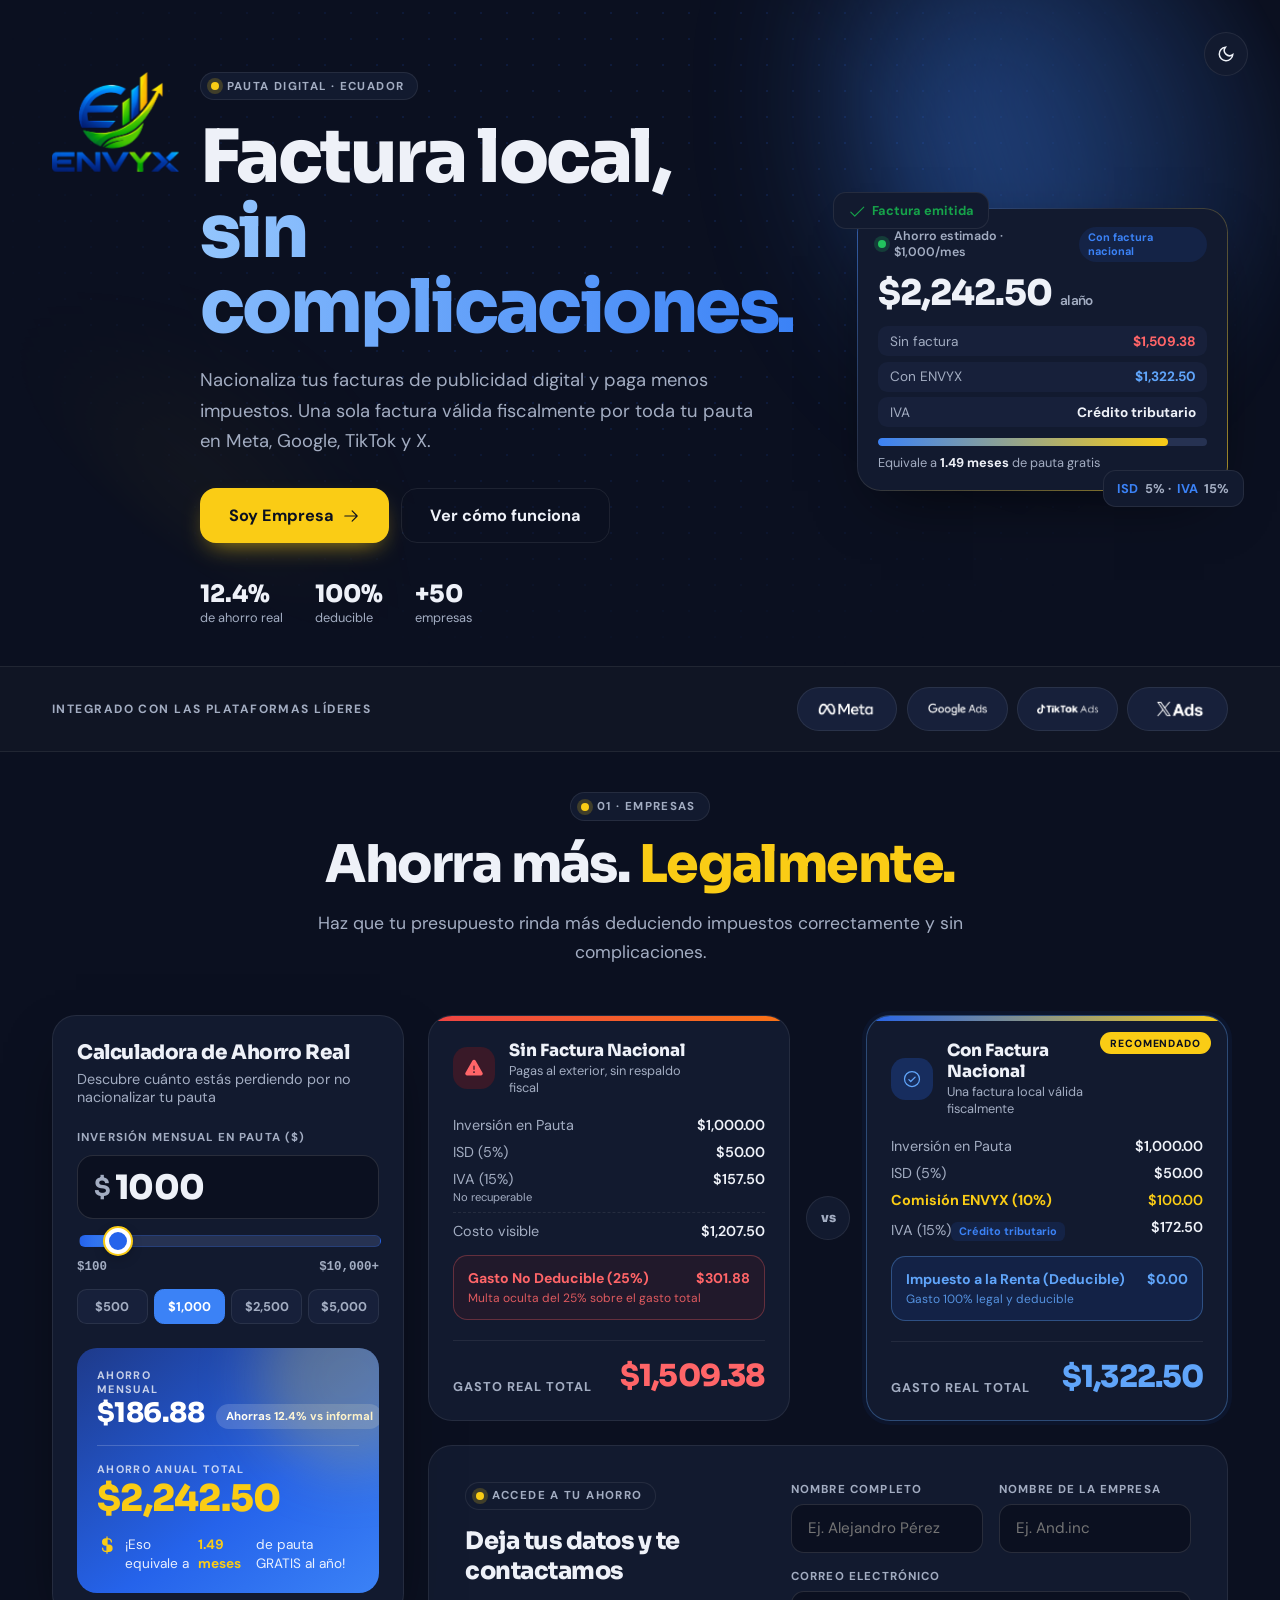
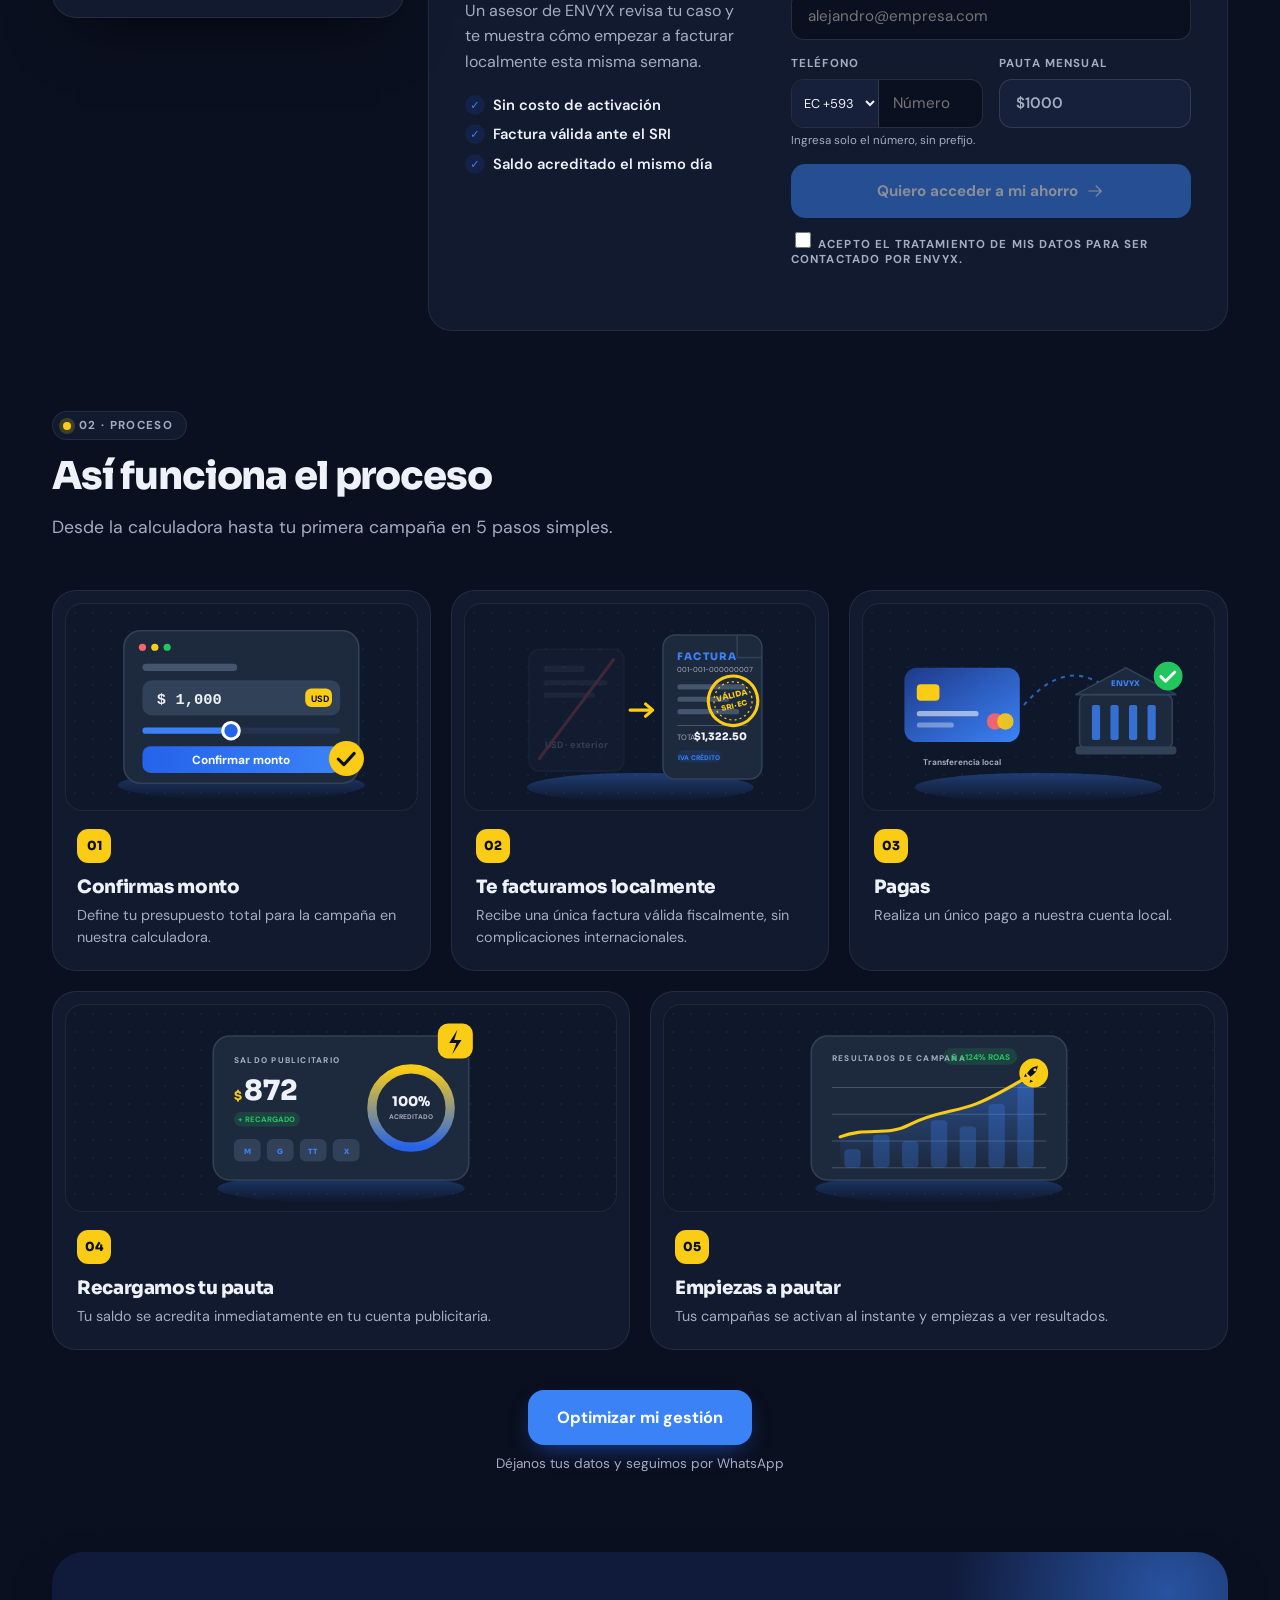
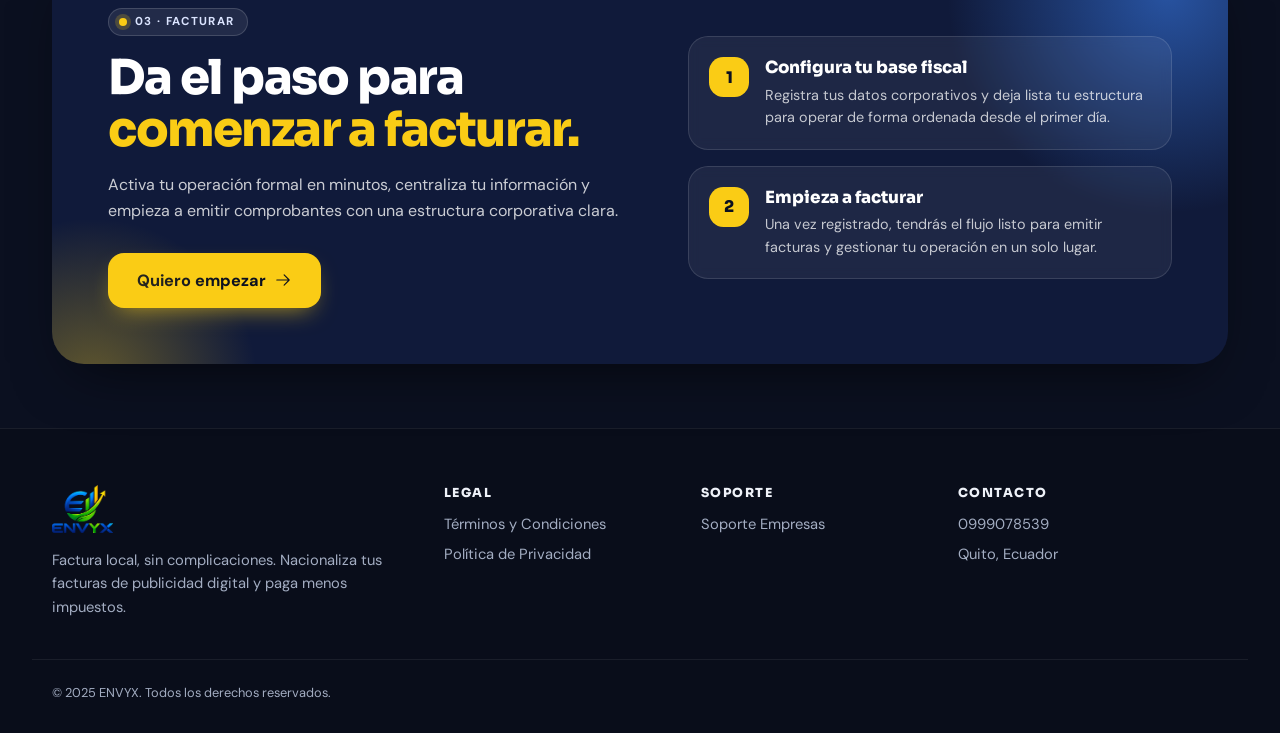
<file: index.html>
<!DOCTYPE html>
<html lang="es" class="dark">
<head>
  <meta charset="utf-8" />
  <meta name="viewport" content="width=device-width, initial-scale=1" />
  <title>Factura local, sin complicaciones.</title>
  <meta name="description" content="Nacionaliza tus facturas de publicidad digital y paga menos impuestos" />
  <link rel="icon" href="assets/icon.png" />
  <link rel="preconnect" href="https://fonts.googleapis.com" />
  <link rel="preconnect" href="https://fonts.gstatic.com" crossorigin />
  <link href="https://fonts.googleapis.com/css2?family=Sora:wght@500;600;700;800&family=DM+Sans:wght@400;500;600;700&display=swap" rel="stylesheet" />
  <link rel="stylesheet" href="css/styles.css" />
</head>
<body>

  <!-- ===== Cambio de tema (flotante) ===== -->
  <div class="topbar topbar--landing">
    <button id="themeToggle" class="theme-toggle" aria-label="Cambiar tema" title="Cambiar tema">
          <svg class="icon-sun" width="18" height="18" viewBox="0 0 24 24" fill="none" stroke="currentColor" stroke-width="2" stroke-linecap="round"><circle cx="12" cy="12" r="4"/><path d="M12 2v2M12 20v2M4.9 4.9l1.4 1.4M17.7 17.7l1.4 1.4M2 12h2M20 12h2M4.9 19.1l1.4-1.4M17.7 6.3l1.4-1.4"/></svg>
          <svg class="icon-moon" width="18" height="18" viewBox="0 0 24 24" fill="none" stroke="currentColor" stroke-width="2" stroke-linecap="round"><path d="M21 12.8A9 9 0 1 1 11.2 3a7 7 0 0 0 9.8 9.8z"/></svg>
        </button>
  </div>

  <main class="page">

    <!-- ================= HERO ================= -->
    <section id="hero" class="hero">
      <div class="hero__bg" aria-hidden="true">
        <span class="blob blob--blue"></span>
        <span class="blob blob--yellow"></span>
      </div>
      <div class="container hero__grid">
        <a href="#hero" class="hero__logo reveal" data-target="hero" aria-label="ENVYX — inicio">
          <img src="assets/logo-envyx.png" alt="ENVYX" />
        </a>
        <div class="hero__copy">
          <span class="eyebrow reveal"><i></i>Pauta digital · Ecuador</span>
          <h1 class="hero__title reveal reveal--up">
            Factura local,<br /><span class="hero__accent">sin complicaciones.</span>
          </h1>
          <p class="hero__subtitle reveal reveal--up">Nacionaliza tus facturas de publicidad digital y paga menos impuestos. Una sola factura válida fiscalmente por toda tu pauta en Meta, Google, TikTok y X.</p>
          <div class="hero__actions reveal reveal--up">
            <a href="#companies" class="btn btn--accent btn--lg" data-target="companies">
              Soy Empresa
              <svg width="18" height="18" viewBox="0 0 256 256" fill="currentColor" class="btn__arrow"><path d="M221.66,133.66l-72,72a8,8,0,0,1-11.32-11.32L196.69,136H40a8,8,0,0,1,0-16H196.69L138.34,61.66a8,8,0,0,1,11.32-11.32l72,72A8,8,0,0,1,221.66,133.66Z"/></svg>
            </a>
            <button type="button" class="btn btn--ghost btn--lg" data-open-start>Ver cómo funciona</button>
          </div>
          <ul class="hero__facts reveal reveal--up">
            <li><strong>12.4%</strong><span>de ahorro real</span></li>
            <li><strong>100%</strong><span>deducible</span></li>
            <li><strong>+50</strong><span>empresas</span></li>
          </ul>
        </div>

        <div class="hero__visual reveal reveal--zoom" aria-hidden="true">
          <div class="hcard">
            <div class="hcard__head">
              <span class="hcard__dot"></span>
              <span>Ahorro estimado · $1,000/mes</span>
              <span class="hcard__tag">Con factura nacional</span>
            </div>
            <div class="hcard__big">$2,242.50<small>al año</small></div>
            <div class="hcard__rows">
              <div><span>Sin factura</span><b class="is-bad">$1,509.38</b></div>
              <div><span>Con ENVYX</span><b class="is-good">$1,322.50</b></div>
              <div><span>IVA</span><b>Crédito tributario</b></div>
            </div>
            <div class="hcard__bar"><i style="width:88%"></i></div>
            <div class="hcard__foot">Equivale a <strong>1.49 meses</strong> de pauta gratis</div>
          </div>
          <div class="hfloat hfloat--a"><svg width="18" height="18" viewBox="0 0 256 256" fill="currentColor"><path d="M229.66,77.66l-128,128a8,8,0,0,1-11.32,0l-56-56a8,8,0,0,1,11.32-11.32L96,188.69,218.34,66.34a8,8,0,0,1,11.32,11.32Z"/></svg>Factura emitida</div>
          <div class="hfloat hfloat--b"><span>ISD</span> 5% · <span>IVA</span> 15%</div>
        </div>
      </div>
    </section>

    <!-- ================= PLATAFORMAS ================= -->
    <section class="platforms">
      <div class="container platforms__inner">
        <p class="platforms__label">Integrado con las plataformas líderes</p>
        <div class="platforms__logos">
          <span class="chip"><img src="assets/metaads.png" alt="Meta Ads" /></span>
          <span class="chip"><img src="assets/googleads.png" alt="Google Ads" /></span>
          <span class="chip"><img src="assets/tiktokads.png" alt="TikTok Ads" /></span>
          <span class="chip"><img src="assets/xads.png" alt="X Ads" /></span>
        </div>
      </div>
    </section>

    <!-- ================= EMPRESAS ================= -->
    <section id="companies" class="companies">
      <div class="container">

        <header class="section-head reveal reveal--up">
          <span class="eyebrow"><i></i>01 · Empresas</span>
          <h2 class="section-head__title">Ahorra más. <span class="text-accent">Legalmente.</span></h2>
          <p class="section-head__text">Haz que tu presupuesto rinda más deduciendo impuestos correctamente y sin complicaciones.</p>
        </header>

        <!-- ---------- Calculadora ---------- -->
        <div class="calc reveal reveal--up">
          <aside class="calc__side">
            <h3>Calculadora de Ahorro Real</h3>
            <p>Descubre cuánto estás perdiendo por no nacionalizar tu pauta</p>

            <div class="calc__input">
              <label for="investInput">Inversión mensual en pauta ($)</label>
              <div class="calc__number-wrap">
                <span class="calc__currency">$</span>
                <input id="investInput" type="number" min="0" step="100" value="1000" inputmode="numeric" />
              </div>
              <input id="investRange" type="range" min="100" max="10000" step="100" value="1000" aria-label="Inversión mensual" />
              <div class="calc__range-labels"><span>$100</span><span>$10,000+</span></div>
              <div class="calc__presets" aria-label="Montos rápidos">
                <button type="button" data-preset="500">$500</button>
                <button type="button" data-preset="1000" class="is-on">$1,000</button>
                <button type="button" data-preset="2500">$2,500</button>
                <button type="button" data-preset="5000">$5,000</button>
              </div>
            </div>

            <div class="savings">
              <div class="savings__row">
                <div><h5>Ahorro mensual</h5><div class="savings__value" data-out="saveMonth">$186.88</div></div>
                <div class="savings__chip">Ahorras <span data-out="savePct">12.4</span>% vs informal</div>
              </div>
              <div class="savings__year">
                <h5>Ahorro anual total</h5>
                <div class="savings__value savings__value--big" data-out="saveYear">$2,242.50</div>
              </div>
              <p class="savings__note">
                <svg width="20" height="20" viewBox="0 0 256 256" fill="currentColor"><path d="M152,120H136V56h8a32,32,0,0,1,32,32,8,8,0,0,0,16,0,48.05,48.05,0,0,0-48-48h-8V24a8,8,0,0,0-16,0V40h-8a48,48,0,0,0,0,96h8v64h-8a32,32,0,0,1-32-32,8,8,0,0,0-16,0,48.05,48.05,0,0,0,48,48h8v16a8,8,0,0,0,16,0V216h16a48,48,0,0,0,0-96Z"/></svg>
                ¡Eso equivale a <strong><span data-out="freeMonths">1.49</span> meses</strong> de pauta GRATIS al año!
              </p>
            </div>
          </aside>

          <div class="calc__main">
            <div class="compare">
              <!-- Sin factura -->
              <article class="ccard ccard--bad">
                <header class="ccard__head">
                  <span class="ccard__icon"><svg width="20" height="20" viewBox="0 0 256 256" fill="currentColor"><path d="M236.8,188.09,149.35,36.22h0a24.76,24.76,0,0,0-42.7,0L19.2,188.09a23.51,23.51,0,0,0,0,23.72A24.35,24.35,0,0,0,40.55,224h174.9a24.35,24.35,0,0,0,21.33-12.19A23.51,23.51,0,0,0,236.8,188.09ZM120,104a8,8,0,0,1,16,0v40a8,8,0,0,1-16,0Zm8,88a12,12,0,1,1,12-12A12,12,0,0,1,128,192Z"/></svg></span>
                  <div><h4>Sin Factura Nacional</h4><p>Pagas al exterior, sin respaldo fiscal</p></div>
                </header>
                <div class="ccard__rows">
                  <div class="row"><span>Inversión en Pauta</span><span data-out="inv1">$1,000.00</span></div>
                  <div class="row"><span>ISD (<span data-rate="ISD">5%</span>)</span><span data-out="isd1">$50.00</span></div>
                  <div class="row"><span>IVA (<span data-rate="IVA">15%</span>)<small>No recuperable</small></span><span data-out="iva1">$157.50</span></div>
                  <div class="row row--sub"><span>Costo visible</span><span data-out="visible1">$1,207.50</span></div>
                  <div class="callout callout--bad">
                    <div class="callout__row"><span>Gasto No Deducible (<span data-rate="NON_DEDUCTIBLE">25%</span>)</span><span data-out="nodeduc1">$301.88</span></div>
                    <p>Multa oculta del 25% sobre el gasto total</p>
                  </div>
                </div>
                <footer class="ccard__total"><span>Gasto real total</span><strong data-out="total1">$1,509.38</strong></footer>
              </article>

              <div class="compare__vs" aria-hidden="true"><span>vs</span></div>

              <!-- Con factura -->
              <article class="ccard ccard--good">
                <span class="ccard__badge">Recomendado</span>
                <header class="ccard__head">
                  <span class="ccard__icon"><svg width="20" height="20" viewBox="0 0 256 256" fill="currentColor"><path d="M173.66,98.34a8,8,0,0,1,0,11.32l-56,56a8,8,0,0,1-11.32,0l-24-24a8,8,0,0,1,11.32-11.32L112,148.69l50.34-50.35A8,8,0,0,1,173.66,98.34ZM232,128A104,104,0,1,1,128,24,104.11,104.11,0,0,1,232,128Zm-16,0a88,88,0,1,0-88,88A88.1,88.1,0,0,0,216,128Z"/></svg></span>
                  <div><h4>Con Factura Nacional</h4><p>Una factura local válida fiscalmente</p></div>
                </header>
                <div class="ccard__rows">
                  <div class="row"><span>Inversión en Pauta</span><span data-out="inv2">$1,000.00</span></div>
                  <div class="row"><span>ISD (<span data-rate="ISD">5%</span>)</span><span data-out="isd2">$50.00</span></div>
                  <div class="row row--accent"><span>Comisión ENVYX (<span data-rate="FEE">10%</span>)</span><span data-out="fee2">$100.00</span></div>
                  <div class="row"><span>IVA (<span data-rate="IVA">15%</span>)<small class="tag">Crédito tributario</small></span><span data-out="iva2">$172.50</span></div>
                  <div class="callout callout--good">
                    <div class="callout__row"><span>Impuesto a la Renta (Deducible)</span><span>$0.00</span></div>
                    <p>Gasto 100% legal y deducible</p>
                  </div>
                </div>
                <footer class="ccard__total"><span>Gasto real total</span><strong data-out="total2">$1,322.50</strong></footer>
              </article>
            </div>

            <!-- ---------- Formulario de leads ---------- -->
            <div class="lead">
              <div class="lead__copy">
                <span class="eyebrow"><i></i>Accede a tu ahorro</span>
                <h4 class="lead__title">Deja tus datos y te contactamos</h4>
                <p>Un asesor de ENVYX revisa tu caso y te muestra cómo empezar a facturar localmente esta misma semana.</p>
                <ul class="lead__list">
                  <li>Sin costo de activación</li>
                  <li>Factura válida ante el SRI</li>
                  <li>Saldo acreditado el mismo día</li>
                </ul>
              </div>
              <form id="leadForm" class="lead__form" novalidate>
                <div class="field">
                  <label for="fullName">Nombre completo</label>
                  <input id="fullName" name="fullName" type="text" required placeholder="Ej. Alejandro Pérez" />
                </div>
                <div class="field">
                  <label for="companyName">Nombre de la empresa</label>
                  <input id="companyName" name="companyName" type="text" required placeholder="Ej. And.inc" />
                </div>
                <div class="field field--full">
                  <label for="email">Correo electrónico</label>
                  <input id="email" name="email" type="email" required placeholder="alejandro@empresa.com" />
                </div>
                <div class="field">
                  <label for="phone">Teléfono</label>
                  <div class="phone">
                    <select id="phoneCode" name="phoneCode" aria-label="País del teléfono">
                      <option value="+593" selected>EC +593</option>
                      <option value="+57">CO +57</option>
                      <option value="+51">PE +51</option>
                      <option value="+52">MX +52</option>
                      <option value="+56">CL +56</option>
                      <option value="+54">AR +54</option>
                      <option value="+1">US +1</option>
                      <option value="+34">ES +34</option>
                    </select>
                    <input id="phone" name="phone" type="text" inputmode="numeric" pattern="[0-9]*" required placeholder="Número" />
                  </div>
                  <p class="field__hint">Ingresa solo el número, sin prefijo.</p>
                </div>
                <div class="field">
                  <label for="budget">Pauta mensual</label>
                  <input id="budget" name="budget" type="text" readonly value="$1000" />
                </div>
                <div class="field field--full">
                  <button type="submit" id="leadSubmit" class="btn btn--primary btn--block" disabled>
                    Quiero acceder a mi ahorro
                    <svg width="18" height="18" viewBox="0 0 256 256" fill="currentColor" class="btn__arrow"><path d="M221.66,133.66l-72,72a8,8,0,0,1-11.32-11.32L196.69,136H40a8,8,0,0,1,0-16H196.69L138.34,61.66a8,8,0,0,1,11.32-11.32l72,72A8,8,0,0,1,221.66,133.66Z"/></svg>
                  </button>
                  <label class="consent">
                    <input type="checkbox" id="consent" name="consent" required />
                    <span>Acepto el tratamiento de mis datos para ser contactado por ENVYX.</span>
                  </label>
                  <p id="leadStatus" class="lead__status" role="status" aria-live="polite"></p>
                </div>
              </form>
            </div>
          </div>
        </div>

        <!-- ---------- Proceso ---------- -->
        <div id="process" class="process">
          <header class="section-head section-head--left reveal reveal--up">
            <span class="eyebrow"><i></i>02 · Proceso</span>
            <h3 class="section-head__title section-head__title--sm">Así funciona el proceso</h3>
            <p class="section-head__text">Desde la calculadora hasta tu primera campaña en 5 pasos simples.</p>
          </header>

          <div class="steps">
            <!-- Paso 1 -->
            <article class="step reveal reveal--up" data-step="1">
              <div class="mock">
                <svg class="illo" viewBox="0 0 320 200" role="img" aria-label="Confirmar monto en la calculadora">
                  <defs>
                    <linearGradient id="i1-btn" x1="0" x2="1"><stop offset="0" stop-color="#2563eb"/><stop offset="1" stop-color="#3b82f6"/></linearGradient>
                    <linearGradient id="i1-glow" x1="0" y1="0" x2="0" y2="1"><stop offset="0" stop-color="#3b82f6" stop-opacity=".35"/><stop offset="1" stop-color="#3b82f6" stop-opacity="0"/></linearGradient>
                  </defs>
                  <ellipse cx="160" cy="176" rx="120" ry="14" fill="url(#i1-glow)"/>
                  <rect x="46" y="26" width="228" height="148" rx="16" class="illo-surface"/>
                  <circle cx="64" cy="42" r="3.5" fill="#ff6568"/><circle cx="76" cy="42" r="3.5" fill="#facc15"/><circle cx="88" cy="42" r="3.5" fill="#22c55e"/>
                  <rect x="64" y="58" width="92" height="7" rx="3.5" class="illo-line"/>
                  <rect x="64" y="74" width="192" height="34" rx="9" class="illo-field"/>
                  <text x="78" y="97" class="illo-mono" font-size="15" font-weight="700">$ 1,000</text>
                  <rect x="222" y="82" width="26" height="18" rx="6" fill="#facc15"/><text x="228" y="95" font-size="9" font-weight="800" fill="#0b1020" font-family="DM Sans, sans-serif">USD</text>
                  <rect x="64" y="120" width="192" height="6" rx="3" class="illo-track"/>
                  <rect x="64" y="120" width="86" height="6" rx="3" fill="#3b82f6"/>
                  <circle cx="150" cy="123" r="8" fill="#2563eb" stroke="#fff" stroke-width="3"/>
                  <g class="illo-btn"><rect x="64" y="138" width="192" height="26" rx="8" fill="url(#i1-btn)"/><text x="160" y="155" text-anchor="middle" font-size="11.5" font-weight="700" fill="#fff" font-family="DM Sans, sans-serif">Confirmar monto</text></g>
                  <g class="illo-cursor"><path d="M0 0 L0 16 L4.5 12.5 L7.5 19 L10 18 L7 11.5 L12.5 11 Z" fill="#fff" stroke="#0b1020" stroke-width="1.2"/></g>
                  <g class="illo-pop"><circle cx="262" cy="150" r="17" fill="#facc15"/><path d="M254 150.5l5.5 5.5 10-11" fill="none" stroke="#0b1020" stroke-width="3" stroke-linecap="round" stroke-linejoin="round"/></g>
                </svg>
              </div>
              <div class="step__text">
                <span class="step__num">01</span>
                <h4>Confirmas monto</h4>
                <p>Define tu presupuesto total para la campaña en nuestra calculadora.</p>
              </div>
            </article>

            <!-- Paso 2 -->
            <article class="step reveal reveal--up" data-step="2">
              <div class="mock">
                <svg class="illo" viewBox="0 0 320 200" role="img" aria-label="Factura nacional válida fiscalmente">
                  <defs><linearGradient id="i2-glow" x1="0" y1="0" x2="0" y2="1"><stop offset="0" stop-color="#3b82f6" stop-opacity=".35"/><stop offset="1" stop-color="#3b82f6" stop-opacity="0"/></linearGradient></defs>
                  <ellipse cx="160" cy="178" rx="110" ry="14" fill="url(#i2-glow)"/>
                  <g class="illo-ghost" opacity=".45"><rect x="52" y="44" width="92" height="118" rx="10" class="illo-surface"/><rect x="66" y="60" width="40" height="6" rx="3" class="illo-line"/><rect x="66" y="74" width="62" height="5" rx="2.5" class="illo-line"/><rect x="66" y="86" width="50" height="5" rx="2.5" class="illo-line"/><text x="98" y="140" text-anchor="middle" font-size="9" font-weight="700" class="illo-muted" font-family="DM Sans, sans-serif">USD · exterior</text><line x1="62" y1="150" x2="134" y2="54" stroke="#ff6568" stroke-width="3" stroke-linecap="round" opacity=".8"/></g>
                  <path d="M150 103h20" stroke="#facc15" stroke-width="3" stroke-linecap="round"/><path d="M165 97l7 6-7 6" fill="none" stroke="#facc15" stroke-width="3" stroke-linecap="round" stroke-linejoin="round"/>
                  <g class="illo-doc"><rect x="182" y="30" width="96" height="140" rx="12" class="illo-surface"/>
                    <path d="M254 30v22h24" fill="none" class="illo-fold"/>
                    <text x="196" y="54" font-size="10" font-weight="800" fill="#3b82f6" font-family="Sora, sans-serif" letter-spacing="1">FACTURA</text>
                    <text x="196" y="66" font-size="7" class="illo-muted" font-family="DM Sans, sans-serif">001-001-000000007</text>
                    <rect x="196" y="78" width="66" height="5" rx="2.5" class="illo-line"/><rect x="196" y="90" width="50" height="5" rx="2.5" class="illo-line"/><rect x="196" y="102" width="60" height="5" rx="2.5" class="illo-line"/>
                    <line x1="196" y1="118" x2="264" y2="118" class="illo-rule"/>
                    <text x="196" y="132" font-size="7.5" class="illo-muted" font-family="DM Sans, sans-serif">TOTAL</text><text x="264" y="132" text-anchor="end" font-size="10" font-weight="800" class="illo-ink" font-family="Sora, sans-serif">$1,322.50</text>
                    <rect x="196" y="142" width="42" height="12" rx="6" fill="rgba(37,99,235,.15)"/><text x="217" y="151" text-anchor="middle" font-size="6.5" font-weight="800" fill="#3b82f6" font-family="DM Sans, sans-serif">IVA CRÉDITO</text>
                  </g>
                  <g class="illo-stamp"><g transform="rotate(-14 250 94)"><circle cx="250" cy="94" r="24" fill="none" stroke="#facc15" stroke-width="3"/><circle cx="250" cy="94" r="18.5" fill="none" stroke="#facc15" stroke-width="1.2" stroke-dasharray="2 3"/><text x="250" y="91" text-anchor="middle" font-size="7.5" font-weight="800" fill="#facc15" font-family="Sora, sans-serif">VÁLIDA</text><text x="250" y="101" text-anchor="middle" font-size="7" font-weight="800" fill="#facc15" font-family="Sora, sans-serif">SRI · EC</text></g></g>
                </svg>
              </div>
              <div class="step__text">
                <span class="step__num">02</span>
                <h4>Te facturamos localmente</h4>
                <p>Recibe una única factura válida fiscalmente, sin complicaciones internacionales.</p>
              </div>
            </article>

            <!-- Paso 3 -->
            <article class="step reveal reveal--up" data-step="3">
              <div class="mock">
                <svg class="illo" viewBox="0 0 320 200" role="img" aria-label="Pago a la cuenta local de ENVYX">
                  <defs>
                    <linearGradient id="i3-card" x1="0" y1="0" x2="1" y2="1"><stop offset="0" stop-color="#1e3a8a"/><stop offset="1" stop-color="#3b82f6"/></linearGradient>
                    <linearGradient id="i3-glow" x1="0" y1="0" x2="0" y2="1"><stop offset="0" stop-color="#3b82f6" stop-opacity=".35"/><stop offset="1" stop-color="#3b82f6" stop-opacity="0"/></linearGradient>
                  </defs>
                  <ellipse cx="160" cy="178" rx="120" ry="14" fill="url(#i3-glow)"/>
                  <g class="illo-card"><rect x="30" y="62" width="112" height="72" rx="12" fill="url(#i3-card)"/><rect x="42" y="78" width="22" height="16" rx="4" fill="#facc15"/><rect x="42" y="104" width="60" height="5" rx="2.5" fill="rgba(255,255,255,.55)"/><rect x="42" y="115" width="36" height="5" rx="2.5" fill="rgba(255,255,255,.35)"/><circle cx="118" cy="114" r="8" fill="#ff6568" opacity=".9"/><circle cx="128" cy="114" r="8" fill="#facc15" opacity=".9"/></g>
                  <path id="i3-path" d="M146 98 C 180 60, 210 60, 244 98" fill="none" stroke="#3b82f6" stroke-width="2" stroke-dasharray="4 5" opacity=".7"/>
                  <g class="illo-coin"><circle r="13" fill="#facc15" stroke="#fff" stroke-width="2"/><text y="4.5" text-anchor="middle" font-size="13" font-weight="800" fill="#0b1020" font-family="Sora, sans-serif">$</text>
                    <animateMotion dur="2.2s" repeatCount="indefinite" keyPoints="0;1" keyTimes="0;1" calcMode="spline" keySplines=".4 0 .2 1"><mpath href="#i3-path"/></animateMotion></g>
                  <g class="illo-bank"><rect x="200" y="88" width="90" height="52" rx="6" class="illo-surface"/><path d="M196 88 L245 62 L294 88 Z" class="illo-surface"/><rect x="212" y="98" width="8" height="34" rx="2" fill="#3b82f6" opacity=".8"/><rect x="230" y="98" width="8" height="34" rx="2" fill="#3b82f6" opacity=".8"/><rect x="248" y="98" width="8" height="34" rx="2" fill="#3b82f6" opacity=".8"/><rect x="266" y="98" width="8" height="34" rx="2" fill="#3b82f6" opacity=".8"/><rect x="196" y="138" width="98" height="8" rx="3" class="illo-field"/><text x="245" y="80" text-anchor="middle" font-size="7.5" font-weight="800" fill="#3b82f6" font-family="Sora, sans-serif">ENVYX</text></g>
                  <g class="illo-pop"><circle cx="286" cy="70" r="14" fill="#22c55e"/><path d="M279 70.5l4.5 4.5 9-9" fill="none" stroke="#fff" stroke-width="2.8" stroke-linecap="round" stroke-linejoin="round"/></g>
                  <text x="86" y="156" text-anchor="middle" font-size="8" font-weight="700" class="illo-muted" font-family="DM Sans, sans-serif">Transferencia local</text>
                </svg>
              </div>
              <div class="step__text">
                <span class="step__num">03</span>
                <h4>Pagas</h4>
                <p>Realiza un único pago a nuestra cuenta local.</p>
              </div>
            </article>

            <!-- Paso 4 -->
            <article class="step step--wide reveal reveal--up" data-step="4">
              <div class="mock">
                <svg class="illo" viewBox="0 0 320 200" role="img" aria-label="Saldo publicitario recargado">
                  <defs>
                    <linearGradient id="i4-ring" x1="0" x2="1"><stop offset="0" stop-color="#2563eb"/><stop offset="1" stop-color="#facc15"/></linearGradient>
                    <linearGradient id="i4-glow" x1="0" y1="0" x2="0" y2="1"><stop offset="0" stop-color="#3b82f6" stop-opacity=".35"/><stop offset="1" stop-color="#3b82f6" stop-opacity="0"/></linearGradient>
                  </defs>
                  <ellipse cx="160" cy="178" rx="120" ry="14" fill="url(#i4-glow)"/>
                  <rect x="36" y="30" width="248" height="140" rx="16" class="illo-surface"/>
                  <text x="56" y="56" font-size="8" font-weight="800" letter-spacing="1.2" class="illo-muted" font-family="DM Sans, sans-serif">SALDO PUBLICITARIO</text>
                  <text x="56" y="92" font-size="12" font-weight="800" fill="#facc15" font-family="Sora, sans-serif">$</text>
                  <text x="66" y="92" font-size="27" font-weight="800" class="illo-ink" font-family="Sora, sans-serif" data-balance>0</text>
                  <rect x="56" y="104" width="64" height="14" rx="7" fill="rgba(34,197,94,.15)"/><text x="88" y="114" text-anchor="middle" font-size="7.5" font-weight="800" fill="#22c55e" font-family="DM Sans, sans-serif">+ RECARGADO</text>
                  <g class="illo-platforms"><rect x="56" y="130" width="26" height="22" rx="6" class="illo-field"/><text x="69" y="145" text-anchor="middle" font-size="7" font-weight="800" fill="#3b82f6" font-family="Sora, sans-serif">M</text><rect x="88" y="130" width="26" height="22" rx="6" class="illo-field"/><text x="101" y="145" text-anchor="middle" font-size="7" font-weight="800" fill="#3b82f6" font-family="Sora, sans-serif">G</text><rect x="120" y="130" width="26" height="22" rx="6" class="illo-field"/><text x="133" y="145" text-anchor="middle" font-size="7" font-weight="800" fill="#3b82f6" font-family="Sora, sans-serif">TT</text><rect x="152" y="130" width="26" height="22" rx="6" class="illo-field"/><text x="165" y="145" text-anchor="middle" font-size="7" font-weight="800" fill="#3b82f6" font-family="Sora, sans-serif">X</text></g>
                  <g transform="translate(228 100)"><circle r="38" fill="none" class="illo-track-ring" stroke-width="9"/><circle r="38" fill="none" stroke="url(#i4-ring)" stroke-width="9" stroke-linecap="round" class="illo-ring" transform="rotate(-90)"/><text y="-2" text-anchor="middle" font-size="13" font-weight="800" class="illo-ink" font-family="Sora, sans-serif">100%</text><text y="11" text-anchor="middle" font-size="6.5" font-weight="700" class="illo-muted" font-family="DM Sans, sans-serif">ACREDITADO</text></g>
                  <g class="illo-pop"><rect x="254" y="18" width="34" height="34" rx="10" fill="#facc15"/><path d="M273 24l-8 13h7l-4 11 9-14h-7z" fill="#0b1020"/></g>
                </svg>
              </div>
              <div class="step__text">
                <span class="step__num">04</span>
                <h4>Recargamos tu pauta</h4>
                <p>Tu saldo se acredita inmediatamente en tu cuenta publicitaria.</p>
              </div>
            </article>

            <!-- Paso 5 -->
            <article class="step step--wide reveal reveal--up" data-step="5">
              <div class="mock">
                <svg class="illo" viewBox="0 0 320 200" role="img" aria-label="Campañas activas con resultados">
                  <defs>
                    <linearGradient id="i5-area" x1="0" y1="0" x2="0" y2="1"><stop offset="0" stop-color="#3b82f6" stop-opacity=".45"/><stop offset="1" stop-color="#3b82f6" stop-opacity="0"/></linearGradient>
                    <linearGradient id="i5-glow" x1="0" y1="0" x2="0" y2="1"><stop offset="0" stop-color="#3b82f6" stop-opacity=".35"/><stop offset="1" stop-color="#3b82f6" stop-opacity="0"/></linearGradient>
                  </defs>
                  <ellipse cx="160" cy="178" rx="120" ry="14" fill="url(#i5-glow)"/>
                  <rect x="36" y="30" width="248" height="140" rx="16" class="illo-surface"/>
                  <text x="56" y="54" font-size="8" font-weight="800" letter-spacing="1.2" class="illo-muted" font-family="DM Sans, sans-serif">RESULTADOS DE CAMPAÑA</text>
                  <rect x="164" y="42" width="72" height="16" rx="8" fill="rgba(34,197,94,.15)"/><text x="200" y="53" text-anchor="middle" font-size="8" font-weight="800" fill="#22c55e" font-family="DM Sans, sans-serif">▲ +124% ROAS</text>
                  <g class="illo-grid" stroke-width="1"><line x1="56" y1="80" x2="264" y2="80"/><line x1="56" y1="106" x2="264" y2="106"/><line x1="56" y1="132" x2="264" y2="132"/><line x1="56" y1="158" x2="264" y2="158"/></g>
                  <g class="illo-bars"><rect x="68" y="140" width="16" height="18" rx="4"/><rect x="96" y="126" width="16" height="32" rx="4"/><rect x="124" y="132" width="16" height="26" rx="4"/><rect x="152" y="112" width="16" height="46" rx="4"/><rect x="180" y="118" width="16" height="40" rx="4"/><rect x="208" y="96" width="16" height="62" rx="4"/><rect x="236" y="76" width="16" height="82" rx="4"/></g>
                  <path class="illo-area" d="M64 128 C 90 118, 110 128, 132 116 S 176 104, 196 96 S 232 78, 252 66 L252 158 L64 158 Z" fill="url(#i5-area)"/>
                  <path class="illo-linepath" d="M64 128 C 90 118, 110 128, 132 116 S 176 104, 196 96 S 232 78, 252 66" fill="none" stroke="#facc15" stroke-width="3" stroke-linecap="round"/>
                  <g transform="translate(252 66)"><g class="illo-rocket"><circle r="14" fill="#facc15"/><path d="M4.5 -6.5c-3 -.5 -6.5 1 -8.5 3.5l-2.5 3.2 3.4 3.4 3.2 -2.5c2.5 -2 4 -5.5 3.5 -8.5z" fill="#0b1020"/><circle cx="1.2" cy="-3.2" r="1.5" fill="#facc15"/><path d="M-6.5 3.5l-3 .5 1.5 -3.5zM-3.5 6.5l-.5 3 3.5 -1.5z" fill="#0b1020"/></g></g>
                </svg>
              </div>
              <div class="step__text">
                <span class="step__num">05</span>
                <h4>Empiezas a pautar</h4>
                <p>Tus campañas se activan al instante y empiezas a ver resultados.</p>
              </div>
            </article>
          </div>

          <div class="process__cta reveal reveal--up">
            <button type="button" class="btn btn--primary btn--lg" data-open-start>Optimizar mi gestión</button>
            <span class="process__hint">Déjanos tus datos y seguimos por WhatsApp</span>
          </div>
        </div>
      </div>
    </section>

    <!-- ================= FACTURAR ================= -->
    <section id="billing-start" class="billing">
      <div class="container">
        <div class="billing__panel reveal reveal--up">
          <div class="billing__copy">
            <span class="eyebrow eyebrow--light"><i></i>03 · Facturar</span>
            <h2 class="billing__title">Da el paso para <span>comenzar a facturar.</span></h2>
            <p>Activa tu operación formal en minutos, centraliza tu información y empieza a emitir comprobantes con una estructura corporativa clara.</p>
            <div class="billing__actions">
              <button type="button" class="btn btn--accent btn--lg" data-open-start>
                Quiero empezar
                <svg width="18" height="18" viewBox="0 0 256 256" fill="currentColor" class="btn__arrow"><path d="M221.66,133.66l-72,72a8,8,0,0,1-11.32-11.32L196.69,136H40a8,8,0,0,1,0-16H196.69L138.34,61.66a8,8,0,0,1,11.32-11.32l72,72A8,8,0,0,1,221.66,133.66Z"/></svg>
              </button>
            </div>
          </div>
          <ol class="billing__steps">
            <li>
              <span class="billing__n">1</span>
              <div><h3>Configura tu base fiscal</h3><p>Registra tus datos corporativos y deja lista tu estructura para operar de forma ordenada desde el primer día.</p></div>
            </li>
            <li>
              <span class="billing__n">2</span>
              <div><h3>Empieza a facturar</h3><p>Una vez registrado, tendrás el flujo listo para emitir facturas y gestionar tu operación en un solo lugar.</p></div>
            </li>
          </ol>
        </div>
      </div>
    </section>

    <!-- ================= FOOTER / CONTACTO ================= -->
    <footer id="footer" class="footer">
      <div class="container footer__grid">
        <div class="footer__brand">
          <img src="assets/logo-envyx.png" alt="ENVYX" class="footer__logo" />
          <p>Factura local, sin complicaciones. Nacionaliza tus facturas de publicidad digital y paga menos impuestos.</p>
        </div>
        <div class="footer__col">
          <h4>Legal</h4>
          <a href="#">Términos y Condiciones</a>
          <a href="#">Política de Privacidad</a>
        </div>
        <div class="footer__col">
          <h4>Soporte</h4>
          <a href="https://wa.me/593999078539?text=Hola%20ENVYX%2C%20necesito%20soporte%20para%20mi%20empresa." target="_blank" rel="noopener">Soporte Empresas</a>
        </div>
        <div class="footer__col">
          <h4>Contacto</h4>
          <a href="https://wa.me/593999078539" target="_blank" rel="noopener">0999078539</a>
          <a href="#">Quito, Ecuador</a>
        </div>
      </div>
      <div class="container footer__bottom">
        <span>© 2025 ENVYX. Todos los derechos reservados.</span>
      </div>
    </footer>

  </main>

  <!-- ================= MODAL: QUIERO EMPEZAR (→ WhatsApp) ================= -->
  <div id="startModal" class="modal" aria-hidden="true">
    <div class="modal__backdrop" data-close-start></div>
    <div class="modal__dialog" role="dialog" aria-modal="true" aria-labelledby="startTitle">
      <button type="button" class="modal__close" aria-label="Cerrar" data-close-start>
        <svg width="20" height="20" viewBox="0 0 256 256" fill="currentColor"><path d="M205.66,194.34a8,8,0,0,1-11.32,11.32L128,139.31,61.66,205.66a8,8,0,0,1-11.32-11.32L116.69,128,50.34,61.66A8,8,0,0,1,61.66,50.34L128,116.69l66.34-66.35a8,8,0,0,1,11.32,11.32L139.31,128Z"/></svg>
      </button>
      <header class="register__head">
        <span class="register__icon register__icon--wa"><svg width="26" height="26" viewBox="0 0 256 256" fill="currentColor"><path d="M187.58,144.84l-32-16a8,8,0,0,0-8,.5l-14.69,9.8a40.55,40.55,0,0,1-16-16l9.8-14.69a8,8,0,0,0,.5-8l-16-32A8,8,0,0,0,104,64a40,40,0,0,0-40,40,88.1,88.1,0,0,0,88,88,40,40,0,0,0,40-40A8,8,0,0,0,187.58,144.84ZM152,176a72.08,72.08,0,0,1-72-72A24,24,0,0,1,99.29,80.46L110.4,102.7l-9.9,14.8a8,8,0,0,0-.9,6.1,56.5,56.5,0,0,0,32.9,32.9,8,8,0,0,0,6.1-.9l14.8-9.9,22.2,11.1A24,24,0,0,1,152,176ZM128,24A104,104,0,0,0,36.18,176.88L24.83,210.93a16,16,0,0,0,20.24,20.24l34.05-11.35A104,104,0,1,0,128,24Zm0,192a87.87,87.87,0,0,1-44.06-11.81,8,8,0,0,0-6.54-.67L40,216,52.47,178.6a8,8,0,0,0-.66-6.54A88,88,0,1,1,128,216Z"/></svg></span>
        <div><h3 id="startTitle">Quiero empezar</h3><p>Déjanos tus datos y seguimos por WhatsApp</p></div>
      </header>
      <form id="startForm" class="register__form" novalidate>
        <div class="rfield"><label for="sName">Nombre completo</label><div class="rfield__wrap"><input id="sName" name="fullName" type="text" required placeholder="Ej. Alejandro Pérez" autocomplete="name" /></div></div>
        <div class="rfield"><label for="sCompany">Nombre de la Empresa</label><div class="rfield__wrap"><input id="sCompany" name="company" type="text" required placeholder="Ej. Tech Solutions S.A.C." /></div></div>
        <div class="rfield"><label for="sEmail">Correo</label><div class="rfield__wrap"><input id="sEmail" name="email" type="email" required placeholder="contacto@empresa.com" /></div></div>
        <div class="rfield"><label for="sRuc">RUC / Identificación Fiscal</label><div class="rfield__wrap"><input id="sRuc" name="ruc" type="text" inputmode="numeric" required placeholder="20123456789" /></div></div>
        <div class="rfield"><label for="sPhone">Teléfono</label><div class="rfield__wrap"><input id="sPhone" name="phone" type="tel" required placeholder="+593 99 999 9999" /></div></div>
        <div class="rfield"><label for="sCity">Ciudad</label><div class="rfield__wrap"><input id="sCity" name="city" type="text" required placeholder="Quito" /></div></div>
        <label class="register__terms"><input type="checkbox" id="sTerms" name="terms" required /><span>Acepto el tratamiento de mis datos para ser contactado por ENVYX.</span></label>
        <button type="submit" id="startSubmit" class="btn btn--wa btn--block" disabled>
          <svg width="20" height="20" viewBox="0 0 256 256" fill="currentColor"><path d="M187.58,144.84l-32-16a8,8,0,0,0-8,.5l-14.69,9.8a40.55,40.55,0,0,1-16-16l9.8-14.69a8,8,0,0,0,.5-8l-16-32A8,8,0,0,0,104,64a40,40,0,0,0-40,40,88.1,88.1,0,0,0,88,88,40,40,0,0,0,40-40A8,8,0,0,0,187.58,144.84ZM152,176a72.08,72.08,0,0,1-72-72A24,24,0,0,1,99.29,80.46L110.4,102.7l-9.9,14.8a8,8,0,0,0-.9,6.1,56.5,56.5,0,0,0,32.9,32.9,8,8,0,0,0,6.1-.9l14.8-9.9,22.2,11.1A24,24,0,0,1,152,176ZM128,24A104,104,0,0,0,36.18,176.88L24.83,210.93a16,16,0,0,0,20.24,20.24l34.05-11.35A104,104,0,1,0,128,24Zm0,192a87.87,87.87,0,0,1-44.06-11.81,8,8,0,0,0-6.54-.67L40,216,52.47,178.6a8,8,0,0,0-.66-6.54A88,88,0,1,1,128,216Z"/></svg>
          Enviar por WhatsApp
        </button>
        <p id="startStatus" class="register__status" role="status" aria-live="polite"></p>
      </form>
    </div>
  </div>

  <!-- ================= MODAL: REGISTRO CORPORATIVO ================= -->
  <div id="registerModal" class="modal" aria-hidden="true">
    <div class="modal__backdrop" data-close-register></div>
    <div class="modal__dialog" role="dialog" aria-modal="true" aria-labelledby="registerTitle">
      <button type="button" class="modal__close" aria-label="Cerrar" data-close-register>
        <svg width="20" height="20" viewBox="0 0 256 256" fill="currentColor"><path d="M205.66,194.34a8,8,0,0,1-11.32,11.32L128,139.31,61.66,205.66a8,8,0,0,1-11.32-11.32L116.69,128,50.34,61.66A8,8,0,0,1,61.66,50.34L128,116.69l66.34-66.35a8,8,0,0,1,11.32,11.32L139.31,128Z"/></svg>
      </button>
      <header class="register__head">
        <span class="register__icon"><svg width="26" height="26" viewBox="0 0 256 256" fill="currentColor"><path d="M240,208H224V96a16,16,0,0,0-16-16H144V32a16,16,0,0,0-24.88-13.32L39.12,72A16,16,0,0,0,32,85.34V208H16a8,8,0,0,0,0,16H240a8,8,0,0,0,0-16ZM208,96V208H144V96ZM48,85.34,128,32V208H48ZM112,112v16a8,8,0,0,1-16,0V112a8,8,0,1,1,16,0Zm-32,0v16a8,8,0,0,1-16,0V112a8,8,0,1,1,16,0Zm0,56v16a8,8,0,0,1-16,0V168a8,8,0,0,1,16,0Zm32,0v16a8,8,0,0,1-16,0V168a8,8,0,0,1,16,0Z"/></svg></span>
        <div><h3 id="registerTitle">Registro Corporativo</h3><p>Optimiza tu gestión financiera</p></div>
      </header>
      <form id="registerForm" class="register__form" novalidate>
        <div class="rfield"><label for="rName">Nombre completo</label><div class="rfield__wrap"><input id="rName" name="fullName" type="text" required placeholder="Ej. Alejandro Pérez" autocomplete="name" /></div></div>
        <div class="rfield"><label for="rCompany">Nombre de la Empresa</label><div class="rfield__wrap"><input id="rCompany" name="company" type="text" required placeholder="Ej. Tech Solutions S.A.C." /></div></div>
        <div class="rfield"><label for="rEmail">Correo Corporativo</label><div class="rfield__wrap"><input id="rEmail" name="email" type="email" required placeholder="contacto@empresa.com" /></div></div>
        <div class="rfield"><label for="rRuc">RUC / Identificación Fiscal</label><div class="rfield__wrap"><input id="rRuc" name="ruc" type="text" inputmode="numeric" required placeholder="20123456789" /></div></div>
        <div class="rfield"><label for="rPhone">Teléfono</label><div class="rfield__wrap"><input id="rPhone" name="phone" type="tel" required placeholder="+593 99 999 9999" /></div></div>
        <div class="rfield"><label for="rCity">Ciudad</label><div class="rfield__wrap"><input id="rCity" name="city" type="text" required placeholder="Quito" /></div></div>
        <div class="rfield"><label for="rPass">Contraseña</label><div class="rfield__wrap"><input id="rPass" name="password" type="password" required minlength="8" placeholder="••••••••" autocomplete="new-password" /></div></div>
        <div class="rfield"><label for="rPass2">Confirmar Contraseña</label><div class="rfield__wrap"><input id="rPass2" name="password2" type="password" required minlength="8" placeholder="••••••••" autocomplete="new-password" /></div></div>
        <label class="register__terms"><input type="checkbox" id="rTerms" name="terms" required /><span>Acepto los <a href="#">Términos y Condiciones</a> y la <a href="#">Política de Privacidad</a>.</span></label>
        <button type="submit" id="registerSubmit" class="btn btn--primary btn--block" disabled>
          Crear Cuenta Empresarial
          <svg width="20" height="20" viewBox="0 0 256 256" fill="currentColor" class="btn__arrow"><path d="M221.66,133.66l-72,72a8,8,0,0,1-11.32-11.32L196.69,136H40a8,8,0,0,1,0-16H196.69L138.34,61.66a8,8,0,0,1,11.32-11.32l72,72A8,8,0,0,1,221.66,133.66Z"/></svg>
        </button>
        <p id="registerStatus" class="register__status" role="status" aria-live="polite"></p>
      </form>
    </div>
  </div>

  <script src="js/store.js"></script>
  <script src="js/main.js"></script>
</body>
</html>
</file>
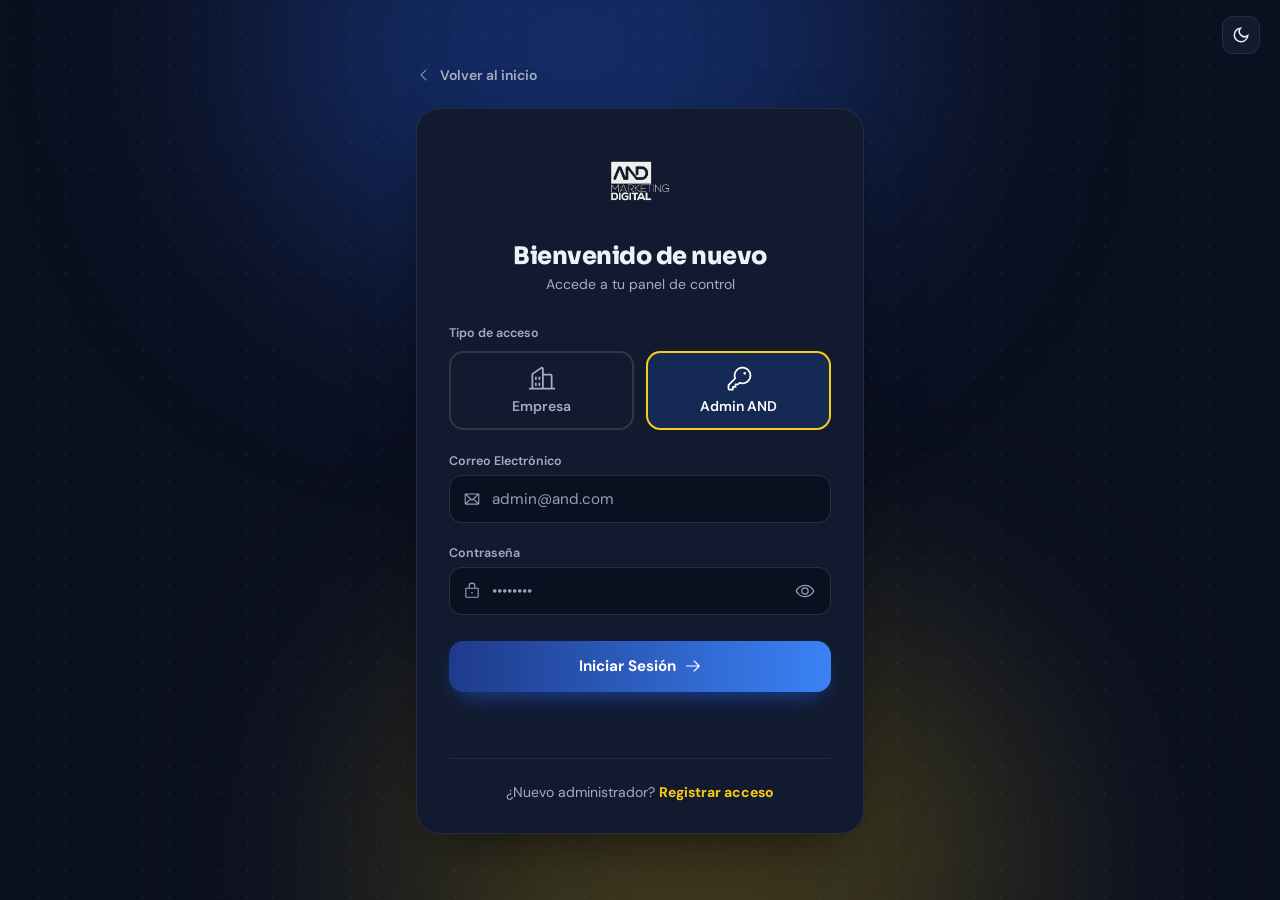
<file: admin.html>
<!DOCTYPE html>
<html lang="es" class="dark">
<head>
  <meta charset="utf-8" />
  <meta name="viewport" content="width=device-width, initial-scale=1" />
  <title>Panel Administrador — AND Local Ads</title>
  <meta name="robots" content="noindex" />
  <link rel="icon" href="assets/icon.png" />
  <link rel="preconnect" href="https://fonts.googleapis.com" />
  <link rel="preconnect" href="https://fonts.gstatic.com" crossorigin />
  <link href="https://fonts.googleapis.com/css2?family=Sora:wght@500;600;700;800&family=DM+Sans:wght@400;500;600;700&display=swap" rel="stylesheet" />
  <link rel="stylesheet" href="css/styles.css" />
  <link rel="stylesheet" href="css/admin.css" />
</head>
<body class="admin-body">

  <div class="admin">
    <!-- ===== Barra lateral ===== -->
    <aside class="sidebar">
      <a href="index.html" class="sidebar__brand">
        <img src="assets/logos-01.png" alt="AND" class="only-light" />
        <img src="assets/logos-02.png" alt="AND" class="only-dark" />
        <span>Panel Admin</span>
      </a>
      <nav class="sidebar__nav" aria-label="Secciones del panel">
        <button class="nav-item is-active" data-view="dashboard">
          <svg width="18" height="18" viewBox="0 0 256 256" fill="currentColor"><path d="M104,40H56A16,16,0,0,0,40,56v48a16,16,0,0,0,16,16h48a16,16,0,0,0,16-16V56A16,16,0,0,0,104,40Zm0,64H56V56h48v48Zm96-64H152a16,16,0,0,0-16,16v48a16,16,0,0,0,16,16h48a16,16,0,0,0,16-16V56A16,16,0,0,0,200,40Zm0,64H152V56h48v48Zm-96,32H56a16,16,0,0,0-16,16v48a16,16,0,0,0,16,16h48a16,16,0,0,0,16-16V152A16,16,0,0,0,104,136Zm0,64H56V152h48v48Zm96-64H152a16,16,0,0,0-16,16v48a16,16,0,0,0,16,16h48a16,16,0,0,0,16-16V152A16,16,0,0,0,200,136Zm0,64H152V152h48v48Z"/></svg>
          Dashboard
        </button>
        <button class="nav-item" data-view="leads">
          <svg width="18" height="18" viewBox="0 0 256 256" fill="currentColor"><path d="M117.25,157.92a60,60,0,1,0-66.5,0A95.83,95.83,0,0,0,3.53,195.63a8,8,0,1,0,13.4,8.74,80,80,0,0,1,134.14,0,8,8,0,0,0,13.4-8.74A95.83,95.83,0,0,0,117.25,157.92ZM40,108a44,44,0,1,1,44,44A44.05,44.05,0,0,1,40,108Zm210.14,98.7a8,8,0,0,1-11.07-2.33A79.83,79.83,0,0,0,172,168a8,8,0,0,1,0-16,44,44,0,1,0-16.34-84.87,8,8,0,1,1-5.94-14.85,60,60,0,0,1,55.53,105.64,95.83,95.83,0,0,1,47.22,37.71A8,8,0,0,1,250.14,206.7Z"/></svg>
          Leads <span class="nav-badge" data-badge="leads"></span>
        </button>
        <button class="nav-item" data-view="companies">
          <svg width="18" height="18" viewBox="0 0 256 256" fill="currentColor"><path d="M240,208H224V96a16,16,0,0,0-16-16H144V32a16,16,0,0,0-24.88-13.32L39.12,72A16,16,0,0,0,32,85.34V208H16a8,8,0,0,0,0,16H240a8,8,0,0,0,0-16ZM208,96V208H144V96ZM48,85.34,128,32V208H48ZM112,112v16a8,8,0,0,1-16,0V112a8,8,0,1,1,16,0Zm-32,0v16a8,8,0,0,1-16,0V112a8,8,0,1,1,16,0Zm0,56v16a8,8,0,0,1-16,0V168a8,8,0,0,1,16,0Zm32,0v16a8,8,0,0,1-16,0V168a8,8,0,0,1,16,0Z"/></svg>
          Empresas <span class="nav-badge" data-badge="companies"></span>
        </button>
        <button class="nav-item" data-view="invoices">
          <svg width="18" height="18" viewBox="0 0 256 256" fill="currentColor"><path d="M213.66,82.34l-56-56A8,8,0,0,0,152,24H56A16,16,0,0,0,40,40V216a16,16,0,0,0,16,16H200a16,16,0,0,0,16-16V88A8,8,0,0,0,213.66,82.34ZM160,51.31,188.69,80H160ZM200,216H56V40h88V88a8,8,0,0,0,8,8h48V216Zm-32-80a8,8,0,0,1-8,8H96a8,8,0,0,1,0-16h64A8,8,0,0,1,168,136Zm0,32a8,8,0,0,1-8,8H96a8,8,0,0,1,0-16h64A8,8,0,0,1,168,168Z"/></svg>
          Facturas <span class="nav-badge" data-badge="invoices"></span>
        </button>
        <button class="nav-item" data-view="settings">
          <svg width="18" height="18" viewBox="0 0 256 256" fill="currentColor"><path d="M128,80a48,48,0,1,0,48,48A48.05,48.05,0,0,0,128,80Zm0,80a32,32,0,1,1,32-32A32,32,0,0,1,128,160Zm88-29.84q.06-2.16,0-4.32l14.92-18.64a8,8,0,0,0,1.48-7.06,107.21,107.21,0,0,0-10.88-26.25,8,8,0,0,0-6-3.93l-23.72-2.64q-1.48-1.56-3-3L186,40.54a8,8,0,0,0-3.94-6,107.71,107.71,0,0,0-26.25-10.87,8,8,0,0,0-7.06,1.49L130.16,40Q128,40,125.84,40L107.2,25.11a8,8,0,0,0-7.06-1.48A107.6,107.6,0,0,0,73.89,34.51a8,8,0,0,0-3.93,6L67.32,64.27q-1.56,1.49-3,3L40.54,70a8,8,0,0,0-6,3.94,107.71,107.71,0,0,0-10.87,26.25,8,8,0,0,0,1.49,7.06L40,125.84Q40,128,40,130.16L25.11,148.8a8,8,0,0,0-1.48,7.06,107.21,107.21,0,0,0,10.88,26.25,8,8,0,0,0,6,3.93l23.72,2.64q1.49,1.56,3,3L70,215.46a8,8,0,0,0,3.94,6,107.71,107.71,0,0,0,26.25,10.87,8,8,0,0,0,7.06-1.49L125.84,216q2.16.06,4.32,0l18.64,14.92a8,8,0,0,0,7.06,1.48,107.21,107.21,0,0,0,26.25-10.88,8,8,0,0,0,3.93-6l2.64-23.72q1.56-1.48,3-3L215.46,186a8,8,0,0,0,6-3.94,107.71,107.71,0,0,0,10.87-26.25,8,8,0,0,0-1.49-7.06Zm-16.1-6.5a73.93,73.93,0,0,1,0,8.68,8,8,0,0,0,1.74,5.48l14.19,17.73a91.57,91.57,0,0,1-6.23,15L187,173.11a8,8,0,0,0-5.1,2.64,74.11,74.11,0,0,1-6.14,6.14,8,8,0,0,0-2.64,5.1l-2.51,22.58a91.32,91.32,0,0,1-15,6.23l-17.74-14.19a8,8,0,0,0-5-1.75h-.48a73.93,73.93,0,0,1-8.68,0,8,8,0,0,0-5.48,1.74L100.45,215.8a91.57,91.57,0,0,1-15-6.23L82.89,187a8,8,0,0,0-2.64-5.1,74.11,74.11,0,0,1-6.14-6.14,8,8,0,0,0-5.1-2.64L46.43,170.6a91.32,91.32,0,0,1-6.23-15l14.19-17.74a8,8,0,0,0,1.74-5.48,73.93,73.93,0,0,1,0-8.68,8,8,0,0,0-1.74-5.48L40.2,100.45a91.57,91.57,0,0,1,6.23-15L69,82.89a8,8,0,0,0,5.1-2.64,74.11,74.11,0,0,1,6.14-6.14A8,8,0,0,0,82.89,69L85.4,46.43a91.32,91.32,0,0,1,15-6.23l17.74,14.19a8,8,0,0,0,5.48,1.74,73.93,73.93,0,0,1,8.68,0,8,8,0,0,0,5.48-1.74L155.55,40.2a91.57,91.57,0,0,1,15,6.23L173.11,69a8,8,0,0,0,2.64,5.1,74.11,74.11,0,0,1,6.14,6.14,8,8,0,0,0,5.1,2.64l22.58,2.51a91.32,91.32,0,0,1,6.23,15l-14.19,17.74A8,8,0,0,0,199.87,123.66Z"/></svg>
          Configuración
        </button>
        <button class="nav-item" data-view="admins">
          <svg width="18" height="18" viewBox="0 0 256 256" fill="currentColor"><path d="M216.57,39.43A80,80,0,0,0,83.91,120.78L28.69,176A15.86,15.86,0,0,0,24,187.31V216a16,16,0,0,0,16,16H72a8,8,0,0,0,8-8V208H96a8,8,0,0,0,8-8V184h16a8,8,0,0,0,5.66-2.34l9.56-9.57A79.73,79.73,0,0,0,160,176h.1A80,80,0,0,0,216.57,39.43ZM224,98.1c-1.09,34.09-29.75,61.86-63.89,61.9H160a63.7,63.7,0,0,1-23.65-4.51,8,8,0,0,0-8.84,1.68L116.69,168H96a8,8,0,0,0-8,8v16H72a8,8,0,0,0-8,8v16H40V187.31l58.83-58.82a8,8,0,0,0,1.68-8.84A63.72,63.72,0,0,1,96,96c0-34.15,27.77-62.81,61.9-63.9A64,64,0,0,1,224,98.1ZM192,76a12,12,0,1,1-12-12A12,12,0,0,1,192,76Z"/></svg>
          Administradores
        </button>
        <button class="nav-item" data-view="activity">
          <svg width="18" height="18" viewBox="0 0 256 256" fill="currentColor"><path d="M128,24A104,104,0,1,0,232,128,104.11,104.11,0,0,0,128,24Zm0,192a88,88,0,1,1,88-88A88.1,88.1,0,0,1,128,216Zm64-88a8,8,0,0,1-8,8H128a8,8,0,0,1-8-8V72a8,8,0,0,1,16,0v48h48A8,8,0,0,1,192,128Z"/></svg>
          Actividad
        </button>
      </nav>
      <div class="sidebar__foot">
        <a href="index.html" class="sidebar__link">
          <svg width="16" height="16" viewBox="0 0 256 256" fill="currentColor"><path d="M224,104a8,8,0,0,1-16,0V59.32l-66.33,66.34a8,8,0,0,1-11.32-11.32L196.68,48H152a8,8,0,0,1,0-16h64a8,8,0,0,1,8,8Zm-40,24a8,8,0,0,0-8,8v72H48V80h72a8,8,0,0,0,0-16H48A16,16,0,0,0,32,80V208a16,16,0,0,0,16,16H176a16,16,0,0,0,16-16V136A8,8,0,0,0,184,128Z"/></svg>
          Ver sitio público
        </a>
        <button class="sidebar__link" id="logoutBtn">
          <svg width="16" height="16" viewBox="0 0 256 256" fill="currentColor"><path d="M112,216a8,8,0,0,1-8,8H48a16,16,0,0,1-16-16V48A16,16,0,0,1,48,32h56a8,8,0,0,1,0,16H48V208h56A8,8,0,0,1,112,216Zm109.66-93.66-40-40a8,8,0,0,0-11.32,11.32L196.69,120H104a8,8,0,0,0,0,16h92.69l-26.35,26.34a8,8,0,0,0,11.32,11.32l40-40A8,8,0,0,0,221.66,122.34Z"/></svg>
          Cerrar sesión
        </button>
      </div>
    </aside>

    <!-- ===== Contenido ===== -->
    <div class="admin__main">
      <header class="admin__top">
        <button class="menu-btn" id="menuBtn" aria-label="Abrir menú">
          <svg width="22" height="22" viewBox="0 0 256 256" fill="currentColor"><path d="M224,128a8,8,0,0,1-8,8H40a8,8,0,0,1,0-16H216A8,8,0,0,1,224,128ZM40,72H216a8,8,0,0,0,0-16H40a8,8,0,0,0,0,16ZM216,184H40a8,8,0,0,0,0,16H216a8,8,0,0,0,0-16Z"/></svg>
        </button>
        <h1 id="viewTitle" class="admin__title">Dashboard</h1>
        <div class="admin__user">
          <button id="themeToggle" class="theme-toggle theme-toggle--inline" aria-label="Cambiar tema" title="Cambiar tema">
            <svg class="icon-sun" width="18" height="18" viewBox="0 0 24 24" fill="none" stroke="currentColor" stroke-width="2" stroke-linecap="round"><circle cx="12" cy="12" r="4"/><path d="M12 2v2M12 20v2M4.9 4.9l1.4 1.4M17.7 17.7l1.4 1.4M2 12h2M20 12h2M4.9 19.1l1.4-1.4M17.7 6.3l1.4-1.4"/></svg>
            <svg class="icon-moon" width="18" height="18" viewBox="0 0 24 24" fill="none" stroke="currentColor" stroke-width="2" stroke-linecap="round"><path d="M21 12.8A9 9 0 1 1 11.2 3a7 7 0 0 0 9.8 9.8z"/></svg>
          </button>
          <div class="admin__avatar" id="adminAvatar">A</div>
          <div class="admin__who">
            <strong id="adminName">Administrador</strong>
            <span id="adminEmail">admin@and.com</span>
          </div>
        </div>
      </header>

      <main id="view" class="admin__view" aria-live="polite"></main>
    </div>
  </div>

  <div id="toast" class="toast" role="status" aria-live="polite"></div>
  <div id="backdrop" class="sidebar-backdrop"></div>

  <script src="js/store.js"></script>
  <script src="js/admin.js"></script>
</body>
</html>
</file>
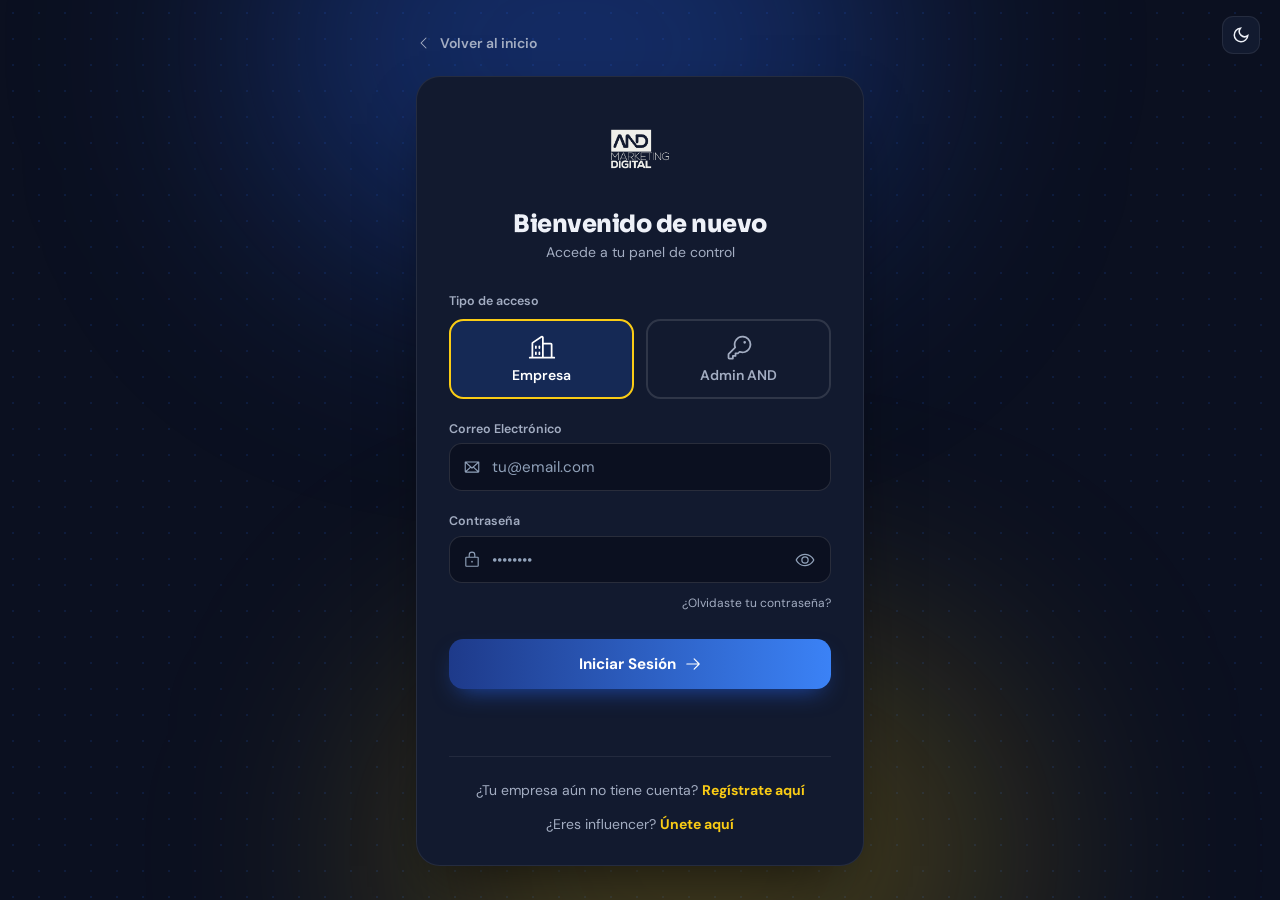
<file: empresa.html>
<!DOCTYPE html>
<html lang="es" class="dark">
<head>
  <meta charset="utf-8" />
  <meta name="viewport" content="width=device-width, initial-scale=1" />
  <title>Mi panel — AND Local Ads</title>
  <meta name="robots" content="noindex" />
  <link rel="icon" href="assets/icon.png" />
  <link rel="preconnect" href="https://fonts.googleapis.com" />
  <link rel="preconnect" href="https://fonts.gstatic.com" crossorigin />
  <link href="https://fonts.googleapis.com/css2?family=Sora:wght@500;600;700;800&family=DM+Sans:wght@400;500;600;700&display=swap" rel="stylesheet" />
  <link rel="stylesheet" href="css/styles.css" />
  <link rel="stylesheet" href="css/admin.css" />
</head>
<body class="admin-body">
  <div class="admin">
    <div class="admin__main">
      <header class="admin__top">
        <a href="index.html" class="sidebar__brand" style="padding:0;border:0"><img src="assets/logos-01.png" alt="AND" class="only-light" /><img src="assets/logos-02.png" alt="AND" class="only-dark" /></a>
        <h1 class="admin__title">Panel de mi empresa</h1>
        <div class="admin__user">
          <button id="themeToggle" class="theme-toggle theme-toggle--inline" aria-label="Cambiar tema" title="Cambiar tema">
            <svg class="icon-sun" width="18" height="18" viewBox="0 0 24 24" fill="none" stroke="currentColor" stroke-width="2" stroke-linecap="round"><circle cx="12" cy="12" r="4"/><path d="M12 2v2M12 20v2M4.9 4.9l1.4 1.4M17.7 17.7l1.4 1.4M2 12h2M20 12h2M4.9 19.1l1.4-1.4M17.7 6.3l1.4-1.4"/></svg>
            <svg class="icon-moon" width="18" height="18" viewBox="0 0 24 24" fill="none" stroke="currentColor" stroke-width="2" stroke-linecap="round"><path d="M21 12.8A9 9 0 1 1 11.2 3a7 7 0 0 0 9.8 9.8z"/></svg>
          </button>
          <div class="admin__avatar" id="coAvatar">E</div>
          <div class="admin__who"><strong id="coName">Empresa</strong><span id="coEmail"></span></div>
          <button class="pbtn" id="logoutBtn">Salir</button>
        </div>
      </header>
      <main id="view" class="admin__view"></main>
    </div>
  </div>
  <div id="toast" class="toast" role="status" aria-live="polite"></div>
  <script src="js/store.js"></script>
  <script src="js/empresa.js"></script>
</body>
</html>
</file>
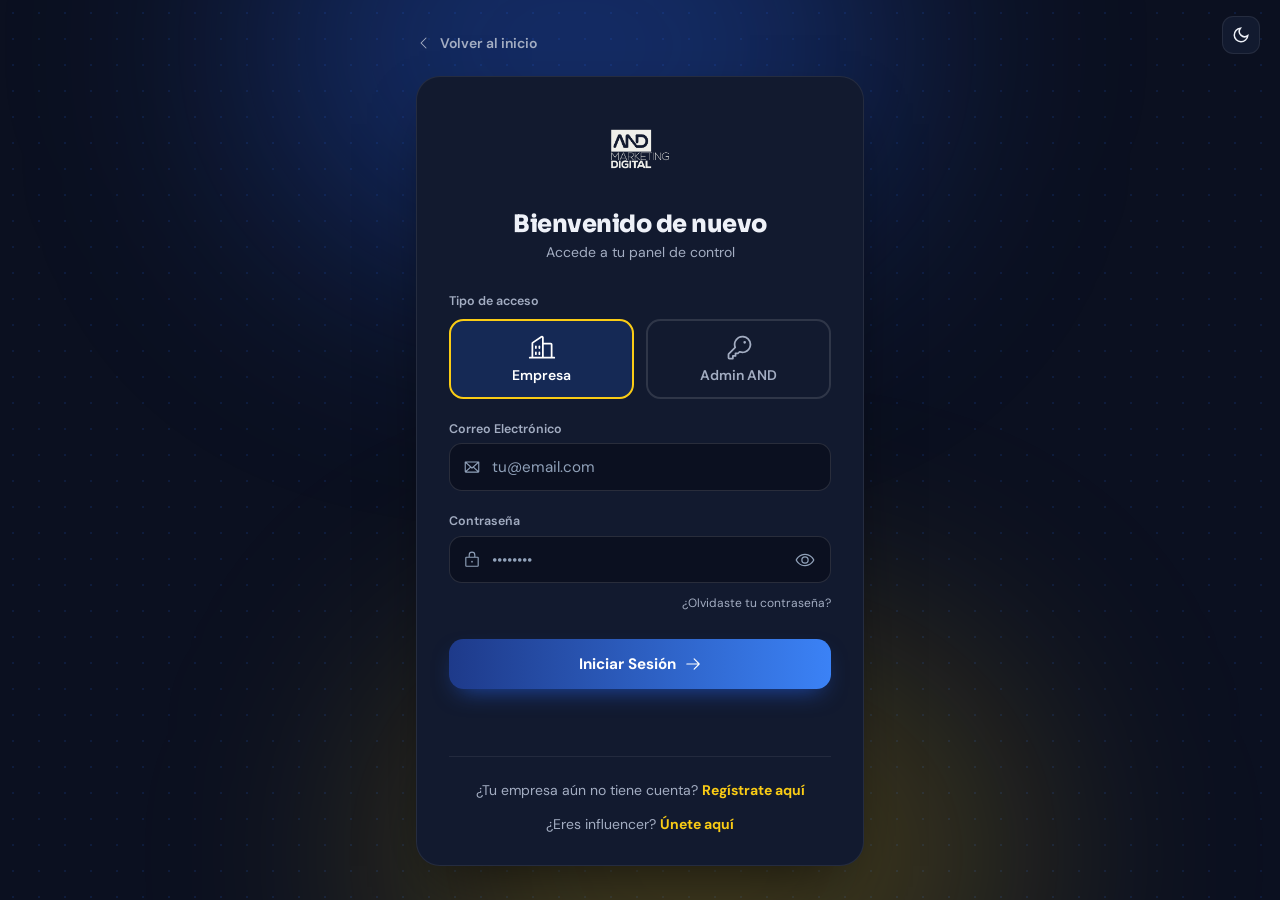
<file: factura.html>
<!DOCTYPE html>
<html lang="es">
<head>
  <meta charset="utf-8" />
  <meta name="viewport" content="width=device-width, initial-scale=1" />
  <title>Factura — AND Local Ads</title>
  <meta name="robots" content="noindex" />
  <link rel="icon" href="assets/icon.png" />
  <link href="https://fonts.googleapis.com/css2?family=Sora:wght@600;700;800&family=DM+Sans:wght@400;500;600;700&display=swap" rel="stylesheet" />
  <style>
    :root { --ink: #101318; --muted: #62748e; --line: #e2e8f0; --blue: #1e3a8a; --blue2: #3b82f6; --yellow: #facc15; --ok: #16a34a; --warn: #ca8a04; }
    * { box-sizing: border-box; }
    body { margin: 0; font-family: "DM Sans", "Sora", system-ui, sans-serif; background: #eef1f5; color: var(--ink); }
    .bar { display: flex; justify-content: space-between; align-items: center; gap: 1rem; padding: .85rem 1.5rem; background: #fff; border-bottom: 1px solid var(--line); position: sticky; top: 0; }
    .bar a, .bar button { font: inherit; font-size: .85rem; font-weight: 600; padding: .55rem 1rem; border-radius: .5rem; border: 1px solid var(--line); background: #fff; color: var(--ink); cursor: pointer; text-decoration: none; }
    .bar .primary { background: var(--blue2); border-color: var(--blue2); color: #fff; }
    .sheet { width: 210mm; max-width: 100%; margin: 1.5rem auto; background: #fff; padding: 18mm 16mm; box-shadow: 0 10px 40px rgba(0,0,0,.08); min-height: 280mm; position: relative; }
    .head { display: flex; justify-content: space-between; gap: 2rem; border-bottom: 3px solid var(--blue); padding-bottom: 1.25rem; }
    .head img { height: 64px; }
    .head .brand p { margin: .35rem 0 0; font-size: .78rem; color: var(--muted); line-height: 1.5; }
    .meta { text-align: right; }
    .meta h1 { margin: 0; font-size: 1.4rem; color: var(--blue); letter-spacing: .04em; }
    .meta .num { font-size: 1.05rem; font-weight: 700; margin-top: .25rem; }
    .meta p { margin: .2rem 0 0; font-size: .8rem; color: var(--muted); }
    .status { display: inline-block; margin-top: .5rem; padding: .25rem .7rem; border-radius: 9999px; font-size: .72rem; font-weight: 700; text-transform: uppercase; }
    .status--pagada { background: rgba(22,163,74,.12); color: var(--ok); }
    .status--pendiente, .status--en_revision { background: rgba(202,138,4,.14); color: var(--warn); }
    .parties { display: grid; grid-template-columns: 1fr 1fr; gap: 2rem; margin: 1.5rem 0; font-size: .85rem; }
    .parties h3 { margin: 0 0 .4rem; font-size: .72rem; text-transform: uppercase; letter-spacing: .1em; color: var(--muted); }
    .parties p { margin: .15rem 0; }
    table { width: 100%; border-collapse: collapse; font-size: .88rem; margin-top: .5rem; }
    th { text-align: left; font-size: .72rem; text-transform: uppercase; letter-spacing: .08em; color: var(--muted); padding: .6rem .5rem; border-bottom: 2px solid var(--line); }
    td { padding: .7rem .5rem; border-bottom: 1px solid var(--line); vertical-align: top; }
    td.num, th.num { text-align: right; font-variant-numeric: tabular-nums; white-space: nowrap; }
    td small { display: block; color: var(--muted); font-size: .75rem; margin-top: .15rem; }
    .totals { margin-left: auto; width: 320px; margin-top: 1rem; font-size: .88rem; }
    .totals div { display: flex; justify-content: space-between; padding: .4rem .5rem; }
    .totals .grand { border-top: 2px solid var(--blue); margin-top: .35rem; padding-top: .6rem; font-size: 1.15rem; font-weight: 800; color: var(--blue); }
    .note { margin-top: 2rem; padding: 1rem 1.25rem; background: #f8fafc; border-left: 4px solid var(--yellow); font-size: .8rem; line-height: 1.6; }
    .foot { position: absolute; left: 16mm; right: 16mm; bottom: 12mm; font-size: .72rem; color: var(--muted); border-top: 1px solid var(--line); padding-top: .75rem; display: flex; justify-content: space-between; }
    .err { max-width: 560px; margin: 4rem auto; background: #fff; padding: 2rem; border-radius: 1rem; text-align: center; }
    @media print {
      body { background: #fff; }
      .bar { display: none; }
      .sheet { width: auto; margin: 0; box-shadow: none; padding: 12mm; min-height: auto; }
      .foot { position: fixed; }
      @page { size: A4; margin: 0; }
    }
  </style>
</head>
<body>
  <div class="bar">
    <a href="#" id="backLink">← Volver al panel</a>
    <div>
      <button id="printBtn" class="primary">Imprimir / Guardar como PDF</button>
    </div>
  </div>
  <div id="doc"></div>

  <script src="js/store.js"></script>
  <script>
  (function () {
    "use strict";
    const S = window.ANDStore;
    const session = S.getSession();
    const id = (location.hash || "").replace("#", "");
    const inv = id ? S.getInvoice(id) : null;
    const doc = document.getElementById("doc");
    const back = document.getElementById("backLink");
    back.href = session && session.role === "admin" ? "admin.html#invoices" : "empresa.html";

    if (!session) { location.replace("login.html"); return; }
    if (!inv || (session.role === "empresa" && inv.companyId !== session.id)) {
      doc.innerHTML = '<div class="err"><h2>Factura no encontrada</h2><p>No existe o no tienes permiso para verla.</p></div>';
      return;
    }
    const c = S.getCompany(inv.companyId) || {};
    const s = S.getSettings();
    const money = new Intl.NumberFormat("en-US", { style: "currency", currency: "USD" });
    const f = function (n) { return money.format(n); };
    const d = function (iso) { return iso ? new Date(iso).toLocaleDateString("es-EC", { day: "2-digit", month: "long", year: "numeric" }) : "—"; };
    const esc = function (t) { return String(t == null ? "" : t).replace(/[&<>"']/g, function (ch) { return { "&": "&amp;", "<": "&lt;", ">": "&gt;", '"': "&quot;", "'": "&#39;" }[ch]; }); };
    const STATUS = { pendiente: "Pendiente de pago", en_revision: "Pago en revisión", pagada: "Pagada" };
    const pct = function (v) { return (v * 100).toFixed(v * 100 % 1 === 0 ? 0 : 1) + "%"; };

    document.title = "Factura " + inv.number + " — " + c.company;
    doc.innerHTML = '\
<div class="sheet">\
  <div class="head">\
    <div class="brand"><img src="assets/logos-01.png" alt="AND Marketing Digital" /><p><strong>AND Technologies</strong><br />Quito, Ecuador · RUC 1793000000001<br />facturacion@andlocalads.com</p></div>\
    <div class="meta"><h1>FACTURA</h1><div class="num">N.º ' + esc(inv.number) + '</div><p>Fecha de emisión: ' + d(inv.createdAt) + '</p>' + (inv.paidAt ? '<p>Fecha de pago: ' + d(inv.paidAt) + '</p>' : '') + '<span class="status status--' + inv.status + '">' + STATUS[inv.status] + '</span></div>\
  </div>\
  <div class="parties">\
    <div><h3>Cliente</h3><p><strong>' + esc(c.company) + '</strong></p><p>RUC: ' + esc(c.ruc) + '</p><p>' + esc(c.city) + '</p><p>' + esc(c.email) + '</p><p>' + esc(c.phone) + '</p></div>\
    <div><h3>Concepto</h3><p>Servicio de gestión y nacionalización de pauta publicitaria digital.</p><p>Plataformas: Meta Ads, Google Ads, TikTok Ads, X Ads.</p><p>Forma de pago: transferencia a cuenta local de AND.</p></div>\
  </div>\
  <table><thead><tr><th>Descripción</th><th class="num">Base</th><th class="num">Tarifa</th><th class="num">Valor</th></tr></thead><tbody>\
    <tr><td>Inversión en pauta publicitaria<small>Saldo que se acredita en tu cuenta publicitaria al confirmarse el pago</small></td><td class="num">' + f(inv.amount) + '</td><td class="num">—</td><td class="num">' + f(inv.amount) + '</td></tr>\
    <tr><td>ISD — Impuesto a la Salida de Divisas</td><td class="num">' + f(inv.amount) + '</td><td class="num">' + pct(inv.isd / inv.amount) + '</td><td class="num">' + f(inv.isd) + '</td></tr>\
    <tr><td>Comisión de gestión AND</td><td class="num">' + f(inv.amount) + '</td><td class="num">' + pct(inv.fee / inv.amount) + '</td><td class="num">' + f(inv.fee) + '</td></tr>\
  </tbody></table>\
  <div class="totals">\
    <div><span>Subtotal</span><span>' + f(inv.amount + inv.isd + inv.fee) + '</span></div>\
    <div><span>IVA ' + pct(inv.iva / (inv.amount + inv.isd + inv.fee)) + ' <em style="color:var(--muted);font-style:normal">(crédito tributario)</em></span><span>' + f(inv.iva) + '</span></div>\
    <div class="grand"><span>TOTAL</span><span>' + f(inv.total) + '</span></div>\
  </div>\
  <div class="note"><strong>Factura válida fiscalmente en Ecuador.</strong> El IVA de este documento es crédito tributario para tu empresa y el gasto es 100% deducible del Impuesto a la Renta. Comparado con pagar la pauta directamente al exterior, este comprobante evita el ' + pct(s.nonDeductible) + ' de gasto no deducible.</div>\
  <div class="foot"><span>AND Local Ads — Factura local, sin complicaciones.</span><span>' + esc(inv.number) + ' · Generada el ' + d(new Date().toISOString()) + '</span></div>\
</div>';
    document.getElementById("printBtn").addEventListener("click", function () { window.print(); });
  })();
  </script>
</body>
</html>
</file>
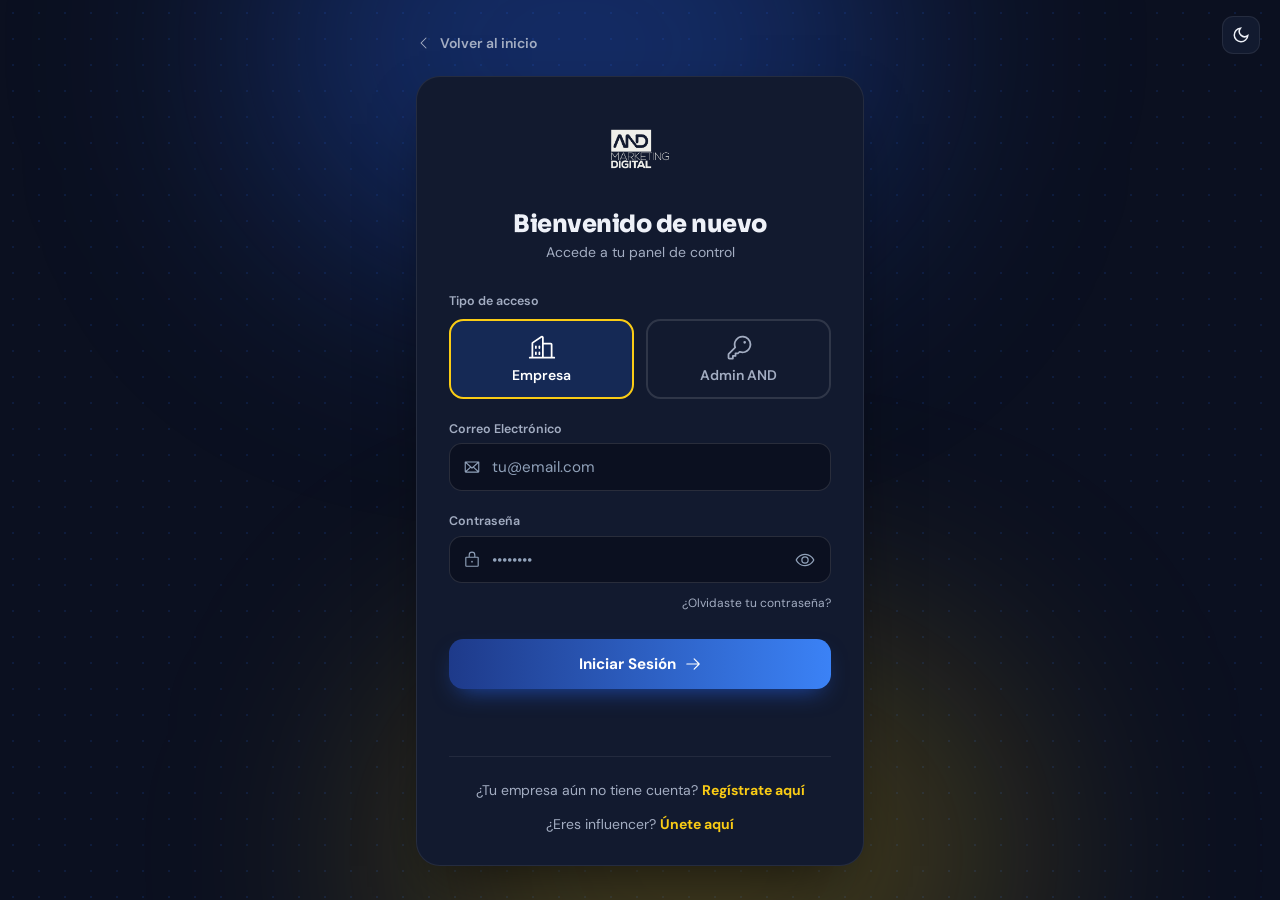
<file: login.html>
<!DOCTYPE html>
<html lang="es" class="dark">
<head>
  <meta charset="utf-8" />
  <meta name="viewport" content="width=device-width, initial-scale=1" />
  <title>Iniciar sesión — AND Local Ads</title>
  <meta name="description" content="Accede a tu panel de control de AND Local Ads." />
  <link rel="icon" href="assets/icon.png" />
  <link rel="preconnect" href="https://fonts.googleapis.com" />
  <link rel="preconnect" href="https://fonts.gstatic.com" crossorigin />
  <link href="https://fonts.googleapis.com/css2?family=Sora:wght@500;600;700;800&family=DM+Sans:wght@400;500;600;700&display=swap" rel="stylesheet" />
  <link rel="stylesheet" href="css/styles.css" />
</head>
<body class="auth-body">

  <div class="topbar">
    <button id="themeToggle" class="theme-toggle" aria-label="Cambiar tema" title="Cambiar tema">
      <svg class="icon-sun" width="18" height="18" viewBox="0 0 24 24" fill="none" stroke="currentColor" stroke-width="2" stroke-linecap="round"><circle cx="12" cy="12" r="4"/><path d="M12 2v2M12 20v2M4.9 4.9l1.4 1.4M17.7 17.7l1.4 1.4M2 12h2M20 12h2M4.9 19.1l1.4-1.4M17.7 6.3l1.4-1.4"/></svg>
      <svg class="icon-moon" width="18" height="18" viewBox="0 0 24 24" fill="none" stroke="currentColor" stroke-width="2" stroke-linecap="round"><path d="M21 12.8A9 9 0 1 1 11.2 3a7 7 0 0 0 9.8 9.8z"/></svg>
    </button>
  </div>

  <main class="auth">
    <div class="auth__glow auth__glow--a" aria-hidden="true"></div>
    <div class="auth__glow auth__glow--b" aria-hidden="true"></div>

    <div class="auth__wrap">
      <a href="index.html" class="auth__back">
        <svg width="16" height="16" viewBox="0 0 256 256" fill="currentColor"><path d="M165.66,202.34a8,8,0,0,1-11.32,11.32l-80-80a8,8,0,0,1,0-11.32l80-80a8,8,0,0,1,11.32,11.32L91.31,128Z"/></svg>
        Volver al inicio
      </a>

      <section class="auth__card">
        <header class="auth__head">
          <img src="assets/logos-01.png" alt="AND Marketing Digital" class="auth__logo only-light" />
          <img src="assets/logos-02.png" alt="AND Marketing Digital" class="auth__logo only-dark" />
          <h1>Bienvenido de nuevo</h1>
          <p>Accede a tu panel de control</p>
        </header>

        <form id="loginForm" class="auth__form" novalidate>
          <div class="auth__group">
            <label class="auth__label">Tipo de acceso</label>
            <div class="access" role="radiogroup" aria-label="Tipo de acceso">
              <button type="button" class="access__btn is-active" data-role="empresa" role="radio" aria-checked="true">
                <svg width="28" height="28" viewBox="0 0 256 256" fill="currentColor"><path d="M240,208H224V96a16,16,0,0,0-16-16H144V32a16,16,0,0,0-24.88-13.32L39.12,72A16,16,0,0,0,32,85.34V208H16a8,8,0,0,0,0,16H240a8,8,0,0,0,0-16ZM208,96V208H144V96ZM48,85.34,128,32V208H48ZM112,112v16a8,8,0,0,1-16,0V112a8,8,0,1,1,16,0Zm-32,0v16a8,8,0,0,1-16,0V112a8,8,0,1,1,16,0Zm0,56v16a8,8,0,0,1-16,0V168a8,8,0,0,1,16,0Zm32,0v16a8,8,0,0,1-16,0V168a8,8,0,0,1,16,0Z"/></svg>
                <span>Empresa</span>
              </button>
              <button type="button" class="access__btn" data-role="admin" role="radio" aria-checked="false">
                <svg width="28" height="28" viewBox="0 0 256 256" fill="currentColor"><path d="M216.57,39.43A80,80,0,0,0,83.91,120.78L28.69,176A15.86,15.86,0,0,0,24,187.31V216a16,16,0,0,0,16,16H72a8,8,0,0,0,8-8V208H96a8,8,0,0,0,8-8V184h16a8,8,0,0,0,5.66-2.34l9.56-9.57A79.73,79.73,0,0,0,160,176h.1A80,80,0,0,0,216.57,39.43ZM224,98.1c-1.09,34.09-29.75,61.86-63.89,61.9H160a63.7,63.7,0,0,1-23.65-4.51,8,8,0,0,0-8.84,1.68L116.69,168H96a8,8,0,0,0-8,8v16H72a8,8,0,0,0-8,8v16H40V187.31l58.83-58.82a8,8,0,0,0,1.68-8.84A63.72,63.72,0,0,1,96,96c0-34.15,27.77-62.81,61.9-63.9A64,64,0,0,1,224,98.1ZM192,76a12,12,0,1,1-12-12A12,12,0,0,1,192,76Z"/></svg>
                <span>Admin AND</span>
              </button>
            </div>
          </div>

          <div class="rfield">
            <label for="loginEmail">Correo Electrónico</label>
            <div class="rfield__wrap">
              <svg class="rfield__icon" width="18" height="18" viewBox="0 0 256 256" fill="currentColor"><path d="M224,48H32a8,8,0,0,0-8,8V192a16,16,0,0,0,16,16H216a16,16,0,0,0,16-16V56A8,8,0,0,0,224,48Zm-96,85.15L52.57,64H203.43ZM98.71,128,40,181.81V74.19Zm11.84,10.85,12,11.05a8,8,0,0,0,10.82,0l12-11.05,58,53.15H52.57ZM157.29,128,216,74.18V181.82Z"/></svg>
              <input id="loginEmail" name="email" type="email" required placeholder="tu@email.com" autocomplete="email" />
            </div>
          </div>

          <div class="rfield">
            <label for="loginPass">Contraseña</label>
            <div class="rfield__wrap">
              <svg class="rfield__icon" width="18" height="18" viewBox="0 0 256 256" fill="currentColor"><path d="M208,80H176V56a48,48,0,0,0-96,0V80H48A16,16,0,0,0,32,96V208a16,16,0,0,0,16,16H208a16,16,0,0,0,16-16V96A16,16,0,0,0,208,80ZM96,56a32,32,0,0,1,64,0V80H96ZM208,208H48V96H208V208Zm-68-56a12,12,0,1,1-12-12A12,12,0,0,1,140,152Z"/></svg>
              <input id="loginPass" name="password" type="password" required placeholder="••••••••" autocomplete="current-password" class="has-eye" />
              <button type="button" class="rfield__eye" data-toggle-pass="loginPass" aria-label="Mostrar contraseña">
                <svg class="eye-open" width="20" height="20" viewBox="0 0 256 256" fill="currentColor"><path d="M247.31,124.76c-.35-.79-8.82-19.58-27.65-38.41C194.57,61.26,162.88,48,128,48S61.43,61.26,36.34,86.35C17.51,105.18,9,124,8.69,124.76a8,8,0,0,0,0,6.5c.35.79,8.82,19.57,27.65,38.4C61.43,194.74,93.12,208,128,208s66.57-13.26,91.66-38.34c18.83-18.83,27.3-37.61,27.65-38.4A8,8,0,0,0,247.31,124.76ZM128,192c-30.78,0-57.67-11.19-79.93-33.25A133.47,133.47,0,0,1,25,128,133.33,133.33,0,0,1,48.07,97.25C70.33,75.19,97.22,64,128,64s57.67,11.19,79.93,33.25A133.46,133.46,0,0,1,231.05,128C223.84,141.46,192.43,192,128,192Zm0-112a48,48,0,1,0,48,48A48.05,48.05,0,0,0,128,80Zm0,80a32,32,0,1,1,32-32A32,32,0,0,1,128,160Z"/></svg>
                <svg class="eye-closed" width="20" height="20" viewBox="0 0 256 256" fill="currentColor"><path d="M53.92,34.62A8,8,0,1,0,42.08,45.38L61.32,66.55C25,88.84,9.38,123.2,8.69,124.76a8,8,0,0,0,0,6.5c.35.79,8.82,19.57,27.65,38.4C61.43,194.74,93.12,208,128,208a127.11,127.11,0,0,0,52.07-10.83l22,24.21a8,8,0,1,0,11.84-10.76Zm47.33,75.84,41.67,45.85a32,32,0,0,1-41.67-45.85ZM128,192c-30.78,0-57.67-11.19-79.93-33.25A133.16,133.16,0,0,1,25,128c4.69-8.79,19.66-33.39,47.35-49.38l18,19.75a48,48,0,0,0,63.66,70l14.73,16.2A112,112,0,0,1,128,192Zm6-95.43a8,8,0,0,1,3-15.72,48.16,48.16,0,0,1,38.77,42.64,8,8,0,0,1-7.22,8.71,6.39,6.39,0,0,1-.75,0,8,8,0,0,1-8-7.26A32.09,32.09,0,0,0,134,96.57Zm113.28,34.69c-.42.94-10.55,23.37-33.36,43.8a8,8,0,1,1-10.67-11.92A132.77,132.77,0,0,0,231.05,128a133.15,133.15,0,0,0-23.12-30.77C185.67,75.19,158.78,64,128,64a118.37,118.37,0,0,0-19.36,1.57A8,8,0,1,1,106,49.79,134,134,0,0,1,128,48c34.88,0,66.57,13.26,91.66,38.35,18.83,18.83,27.3,37.62,27.65,38.41A8,8,0,0,1,247.31,131.26Z"/></svg>
              </button>
            </div>
            <div class="auth__forgot"><a href="#">¿Olvidaste tu contraseña?</a></div>
          </div>

          <button type="submit" id="loginSubmit" class="auth__submit">
            Iniciar Sesión
            <svg width="18" height="18" viewBox="0 0 256 256" fill="currentColor" class="btn__arrow"><path d="M221.66,133.66l-72,72a8,8,0,0,1-11.32-11.32L196.69,136H40a8,8,0,0,1,0-16H196.69L138.34,61.66a8,8,0,0,1,11.32-11.32l72,72A8,8,0,0,1,221.66,133.66Z"/></svg>
          </button>
          <p id="loginStatus" class="register__status" role="status" aria-live="polite"></p>
        </form>

        <footer class="auth__foot" data-mode="empresa">
          <p>¿Tu empresa aún no tiene cuenta? <a href="registro.html">Regístrate aquí</a></p>
          <p>¿Eres influencer? <a href="#">Únete aquí</a></p>
        </footer>
        <footer class="auth__foot" data-mode="admin" hidden>
          <p>¿Nuevo administrador? <a href="#" id="adminRegisterLink">Registrar acceso</a></p>
          <form id="adminRegisterForm" class="register__form" hidden novalidate>
            <div class="rfield"><label for="aName">Nombre</label><div class="rfield__wrap"><input id="aName" type="text" required placeholder="Nombre completo" style="padding-left:1rem" /></div></div>
            <div class="rfield"><label for="aEmail">Correo</label><div class="rfield__wrap"><input id="aEmail" type="email" required placeholder="nombre@and.com" style="padding-left:1rem" /></div></div>
            <div class="rfield"><label for="aPass">Contraseña</label><div class="rfield__wrap"><input id="aPass" type="password" required minlength="8" placeholder="Mínimo 8 caracteres" style="padding-left:1rem" /></div></div>
            <div class="rfield"><label for="aCode">Código de invitación</label><div class="rfield__wrap"><input id="aCode" type="text" required placeholder="Lo entrega un administrador" style="padding-left:1rem" /></div></div>
            <button type="submit" class="btn btn--block">Crear acceso de administrador</button>
            <p id="adminRegisterStatus" class="register__status" role="status" aria-live="polite"></p>
          </form>
        </footer>
      </section>
    </div>
  </main>

  <script src="js/store.js"></script>
  <script src="js/auth.js"></script>
</body>
</html>
</file>
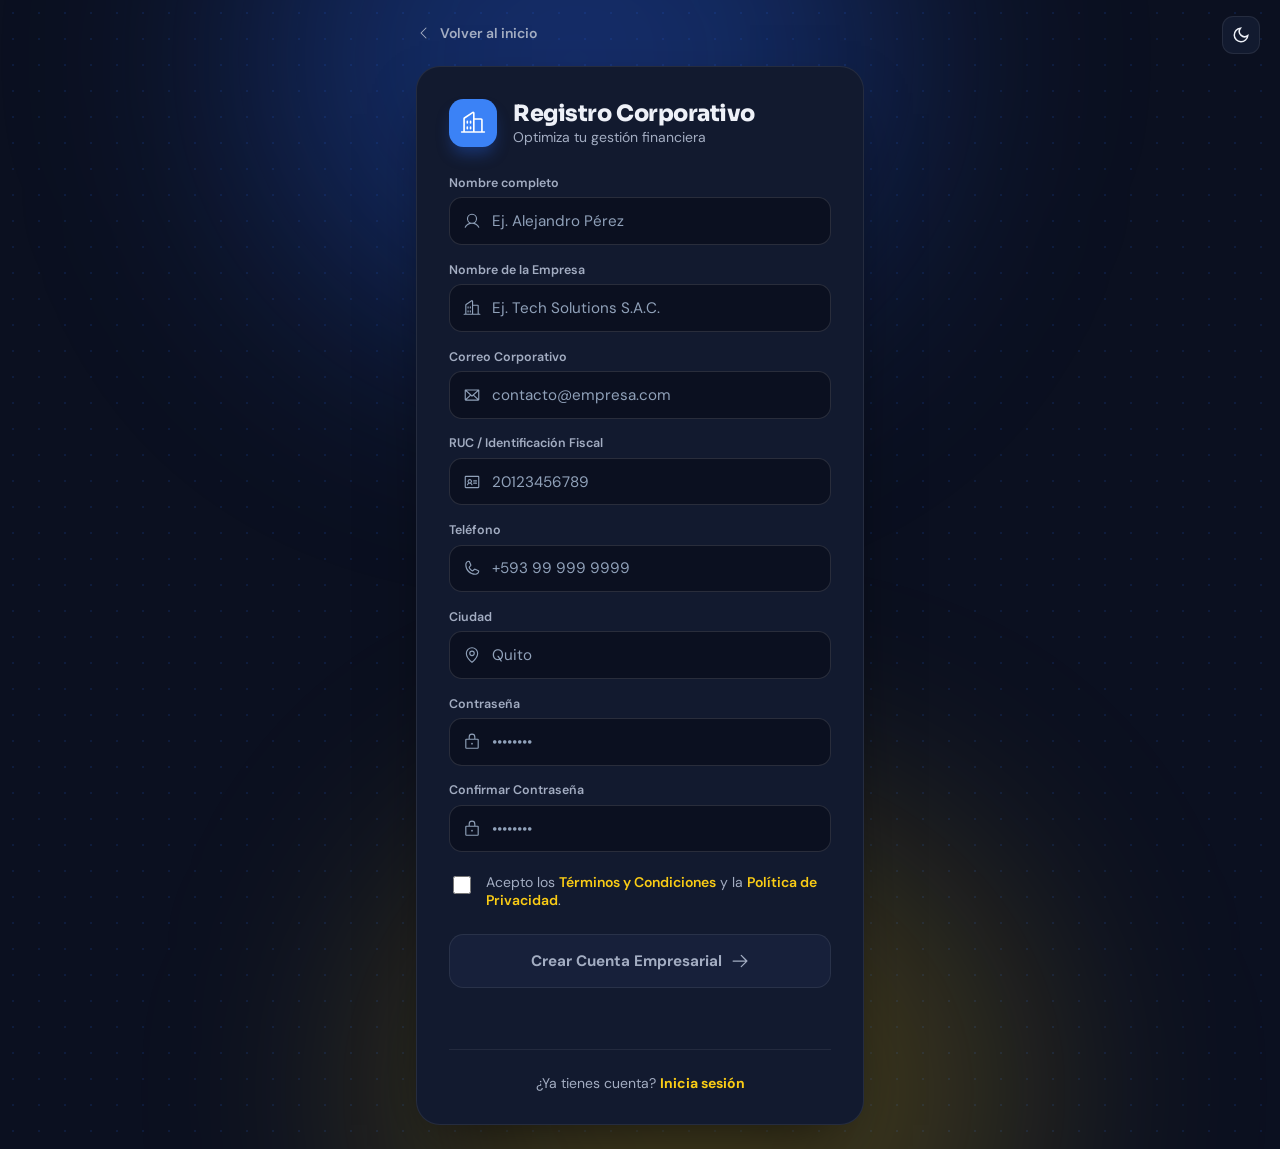
<file: registro.html>
<!DOCTYPE html>
<html lang="es" class="dark">
<head>
  <meta charset="utf-8" />
  <meta name="viewport" content="width=device-width, initial-scale=1" />
  <title>Registro Corporativo — AND Local Ads</title>
  <meta name="description" content="Crea tu cuenta empresarial en AND Local Ads y optimiza tu gestión financiera." />
  <link rel="icon" href="assets/icon.png" />
  <link rel="preconnect" href="https://fonts.googleapis.com" />
  <link rel="preconnect" href="https://fonts.gstatic.com" crossorigin />
  <link href="https://fonts.googleapis.com/css2?family=Sora:wght@500;600;700;800&family=DM+Sans:wght@400;500;600;700&display=swap" rel="stylesheet" />
  <link rel="stylesheet" href="css/styles.css" />
</head>
<body class="auth-body">

  <div class="topbar">
    <button id="themeToggle" class="theme-toggle" aria-label="Cambiar tema" title="Cambiar tema">
      <svg class="icon-sun" width="18" height="18" viewBox="0 0 24 24" fill="none" stroke="currentColor" stroke-width="2" stroke-linecap="round"><circle cx="12" cy="12" r="4"/><path d="M12 2v2M12 20v2M4.9 4.9l1.4 1.4M17.7 17.7l1.4 1.4M2 12h2M20 12h2M4.9 19.1l1.4-1.4M17.7 6.3l1.4-1.4"/></svg>
      <svg class="icon-moon" width="18" height="18" viewBox="0 0 24 24" fill="none" stroke="currentColor" stroke-width="2" stroke-linecap="round"><path d="M21 12.8A9 9 0 1 1 11.2 3a7 7 0 0 0 9.8 9.8z"/></svg>
    </button>
  </div>

  <main class="auth">
    <div class="auth__glow auth__glow--a" aria-hidden="true"></div>
    <div class="auth__glow auth__glow--b" aria-hidden="true"></div>

    <div class="auth__wrap">
      <a href="index.html" class="auth__back">
        <svg width="16" height="16" viewBox="0 0 256 256" fill="currentColor"><path d="M165.66,202.34a8,8,0,0,1-11.32,11.32l-80-80a8,8,0,0,1,0-11.32l80-80a8,8,0,0,1,11.32,11.32L91.31,128Z"/></svg>
        Volver al inicio
      </a>

      <section class="auth__card">
        <header class="register__head">
          <span class="register__icon">
            <svg width="26" height="26" viewBox="0 0 256 256" fill="currentColor"><path d="M240,208H224V96a16,16,0,0,0-16-16H144V32a16,16,0,0,0-24.88-13.32L39.12,72A16,16,0,0,0,32,85.34V208H16a8,8,0,0,0,0,16H240a8,8,0,0,0,0-16ZM208,96V208H144V96ZM48,85.34,128,32V208H48ZM112,112v16a8,8,0,0,1-16,0V112a8,8,0,1,1,16,0Zm-32,0v16a8,8,0,0,1-16,0V112a8,8,0,1,1,16,0Zm0,56v16a8,8,0,0,1-16,0V168a8,8,0,0,1,16,0Zm32,0v16a8,8,0,0,1-16,0V168a8,8,0,0,1,16,0Z"/></svg>
          </span>
          <div>
            <h1 class="register__title">Registro Corporativo</h1>
            <p>Optimiza tu gestión financiera</p>
          </div>
        </header>

        <form id="registerForm" class="register__form" novalidate>
          <div class="rfield">
            <label for="rName">Nombre completo</label>
            <div class="rfield__wrap">
              <svg class="rfield__icon" width="18" height="18" viewBox="0 0 256 256" fill="currentColor"><path d="M230.92,212c-15.23-26.33-38.7-45.21-66.09-54.16a72,72,0,1,0-73.66,0C63.78,166.78,40.31,185.66,25.08,212a8,8,0,1,0,13.85,8c18.84-32.56,52.14-52,89.07-52s70.23,19.44,89.07,52a8,8,0,1,0,13.85-8ZM72,96a56,56,0,1,1,56,56A56.06,56.06,0,0,1,72,96Z"/></svg>
              <input id="rName" name="fullName" type="text" required placeholder="Ej. Alejandro Pérez" autocomplete="name" />
            </div>
          </div>

          <div class="rfield">
            <label for="rCompany">Nombre de la Empresa</label>
            <div class="rfield__wrap">
              <svg class="rfield__icon" width="18" height="18" viewBox="0 0 256 256" fill="currentColor"><path d="M240,208H224V96a16,16,0,0,0-16-16H144V32a16,16,0,0,0-24.88-13.32L39.12,72A16,16,0,0,0,32,85.34V208H16a8,8,0,0,0,0,16H240a8,8,0,0,0,0-16ZM208,96V208H144V96ZM48,85.34,128,32V208H48ZM112,112v16a8,8,0,0,1-16,0V112a8,8,0,1,1,16,0Zm-32,0v16a8,8,0,0,1-16,0V112a8,8,0,1,1,16,0Zm0,56v16a8,8,0,0,1-16,0V168a8,8,0,0,1,16,0Zm32,0v16a8,8,0,0,1-16,0V168a8,8,0,0,1,16,0Z"/></svg>
              <input id="rCompany" name="company" type="text" required placeholder="Ej. Tech Solutions S.A.C." />
            </div>
          </div>

          <div class="rfield">
            <label for="rEmail">Correo Corporativo</label>
            <div class="rfield__wrap">
              <svg class="rfield__icon" width="18" height="18" viewBox="0 0 256 256" fill="currentColor"><path d="M224,48H32a8,8,0,0,0-8,8V192a16,16,0,0,0,16,16H216a16,16,0,0,0,16-16V56A8,8,0,0,0,224,48Zm-96,85.15L52.57,64H203.43ZM98.71,128,40,181.81V74.19Zm11.84,10.85,12,11.05a8,8,0,0,0,10.82,0l12-11.05,58,53.15H52.57ZM157.29,128,216,74.18V181.82Z"/></svg>
              <input id="rEmail" name="email" type="email" required placeholder="contacto@empresa.com" autocomplete="email" />
            </div>
          </div>

          <div class="rfield">
            <label for="rRuc">RUC / Identificación Fiscal</label>
            <div class="rfield__wrap">
              <svg class="rfield__icon" width="18" height="18" viewBox="0 0 256 256" fill="currentColor"><path d="M200,112a8,8,0,0,1-8,8H152a8,8,0,0,1,0-16h40A8,8,0,0,1,200,112Zm-8,24H152a8,8,0,0,0,0,16h40a8,8,0,0,0,0-16Zm40-80V200a16,16,0,0,1-16,16H40a16,16,0,0,1-16-16V56A16,16,0,0,1,40,40H216A16,16,0,0,1,232,56ZM216,200V56H40V200H216Zm-80.26-34a8,8,0,1,1-15.5,4c-2.63-10.26-13.06-18-24.25-18s-21.61,7.74-24.25,18a8,8,0,1,1-15.5-4,39.84,39.84,0,0,1,17.19-23.34,32,32,0,1,1,45.12,0A39.76,39.76,0,0,1,135.75,166ZM96,136a16,16,0,1,0-16-16A16,16,0,0,0,96,136Z"/></svg>
              <input id="rRuc" name="ruc" type="text" inputmode="numeric" required placeholder="20123456789" />
            </div>
          </div>

          <div class="rfield">
            <label for="rPhone">Teléfono</label>
            <div class="rfield__wrap">
              <svg class="rfield__icon" width="18" height="18" viewBox="0 0 256 256" fill="currentColor"><path d="M222.37,158.46l-47.11-21.11-.13-.06a16,16,0,0,0-15.17,1.4,8.12,8.12,0,0,0-.75.56L134.87,160c-15.42-7.49-31.34-23.29-38.83-38.51l20.78-24.71c.2-.25.39-.5.57-.77a16,16,0,0,0,1.32-15.06l0-.12L97.54,33.64a16,16,0,0,0-16.62-9.52A56.26,56.26,0,0,0,32,80c0,79.4,64.6,144,144,144a56.26,56.26,0,0,0,55.88-48.92A16,16,0,0,0,222.37,158.46ZM176,208A128.14,128.14,0,0,1,48,80,40.2,40.2,0,0,1,82.87,40a.61.61,0,0,0,0,.12l21,47L83.2,111.86a6.13,6.13,0,0,0-.57.77,16,16,0,0,0-1,15.7c9.06,18.53,27.73,37.06,46.46,46.11a16,16,0,0,0,15.75-1.14,8.44,8.44,0,0,0,.74-.56L168.89,152l47,21.05h0s.08,0,.11,0A40.21,40.21,0,0,1,176,208Z"/></svg>
              <input id="rPhone" name="phone" type="tel" required placeholder="+593 99 999 9999" autocomplete="tel" />
            </div>
          </div>

          <div class="rfield">
            <label for="rCity">Ciudad</label>
            <div class="rfield__wrap">
              <svg class="rfield__icon" width="18" height="18" viewBox="0 0 256 256" fill="currentColor"><path d="M128,64a40,40,0,1,0,40,40A40,40,0,0,0,128,64Zm0,64a24,24,0,1,1,24-24A24,24,0,0,1,128,128Zm0-112a88.1,88.1,0,0,0-88,88c0,31.4,14.51,64.68,42,96.25a254.19,254.19,0,0,0,41.45,38.3,8,8,0,0,0,9.18,0A254.19,254.19,0,0,0,174,200.25c27.45-31.57,42-64.85,42-96.25A88.1,88.1,0,0,0,128,16Zm0,206c-16.53-13-72-60.75-72-118a72,72,0,0,1,144,0C200,161.23,144.53,209,128,222Z"/></svg>
              <input id="rCity" name="city" type="text" required placeholder="Quito" />
            </div>
          </div>

          <div class="rfield">
            <label for="rPass">Contraseña</label>
            <div class="rfield__wrap">
              <svg class="rfield__icon" width="18" height="18" viewBox="0 0 256 256" fill="currentColor"><path d="M208,80H176V56a48,48,0,0,0-96,0V80H48A16,16,0,0,0,32,96V208a16,16,0,0,0,16,16H208a16,16,0,0,0,16-16V96A16,16,0,0,0,208,80ZM96,56a32,32,0,0,1,64,0V80H96ZM208,208H48V96H208V208Zm-68-56a12,12,0,1,1-12-12A12,12,0,0,1,140,152Z"/></svg>
              <input id="rPass" name="password" type="password" required minlength="8" placeholder="••••••••" autocomplete="new-password" />
            </div>
          </div>

          <div class="rfield">
            <label for="rPass2">Confirmar Contraseña</label>
            <div class="rfield__wrap">
              <svg class="rfield__icon" width="18" height="18" viewBox="0 0 256 256" fill="currentColor"><path d="M208,80H176V56a48,48,0,0,0-96,0V80H48A16,16,0,0,0,32,96V208a16,16,0,0,0,16,16H208a16,16,0,0,0,16-16V96A16,16,0,0,0,208,80ZM96,56a32,32,0,0,1,64,0V80H96ZM208,208H48V96H208V208Zm-68-56a12,12,0,1,1-12-12A12,12,0,0,1,140,152Z"/></svg>
              <input id="rPass2" name="password2" type="password" required minlength="8" placeholder="••••••••" autocomplete="new-password" />
            </div>
          </div>

          <label class="register__terms">
            <input type="checkbox" id="rTerms" name="terms" required />
            <span>Acepto los <a href="#">Términos y Condiciones</a> y la <a href="#">Política de Privacidad</a>.</span>
          </label>

          <button type="submit" id="registerSubmit" class="btn btn--block" disabled>
            Crear Cuenta Empresarial
            <svg width="20" height="20" viewBox="0 0 256 256" fill="currentColor" class="btn__arrow"><path d="M221.66,133.66l-72,72a8,8,0,0,1-11.32-11.32L196.69,136H40a8,8,0,0,1,0-16H196.69L138.34,61.66a8,8,0,0,1,11.32-11.32l72,72A8,8,0,0,1,221.66,133.66Z"/></svg>
          </button>
          <p id="registerStatus" class="register__status" role="status" aria-live="polite"></p>
        </form>

        <footer class="auth__foot">
          <p>¿Ya tienes cuenta? <a href="login.html">Inicia sesión</a></p>
        </footer>
      </section>
    </div>
  </main>

  <script src="js/store.js"></script>
  <script src="js/auth.js"></script>
</body>
</html>
</file>
<file: css/styles.css>
/* =====================================================================
   AND Local Ads — Diseño propio v2
   Tipografía: Sora (títulos) + DM Sans (texto). Paleta: azul + amarillo.
   Tema oscuro por defecto (.dark en <html>), tema claro sin la clase.
   ===================================================================== */

/* ---------- Tokens ---------- */
:root {
  --font-head: "Sora", "DM Sans", system-ui, sans-serif;
  --font-sans: "DM Sans", "Sora", system-ui, -apple-system, "Segoe UI", sans-serif;
  --font-mono: ui-monospace, SFMono-Regular, Menlo, Consolas, monospace;

  /* Escalas (nombres conservados: los usan los paneles) */
  --emerald-50: #eff6ff; --emerald-100: #dbeafe; --emerald-200: #bfdbfe; --emerald-300: #93c5fd;
  --emerald-400: #60a5fa; --emerald-500: #3b82f6; --emerald-600: #2563eb; --emerald-700: #1d4ed8;
  --emerald-800: #1e40af; --emerald-900: #1e3a8a;
  --yellow-100: #fef9c3; --yellow-200: #fef08a; --yellow-300: #fde047; --yellow-400: #facc15; --yellow-500: #eab308; --yellow-600: #ca8a04;
  --red-50: #fef2f2; --red-100: #ffe2e2; --red-200: #ffcaca; --red-300: #ffa3a3; --red-400: #ff6568;
  --red-500: #fb2c36; --red-600: #e40014; --red-700: #bf000f; --red-800: #9f0712; --red-900: #82181a;
  --slate-50: #f8fafc; --slate-100: #f1f5f9; --slate-200: #e2e8f0; --slate-300: #cad5e2; --slate-400: #90a1b9;
  --slate-500: #62748e; --slate-600: #45556c; --slate-700: #314158; --slate-800: #1d293d; --slate-900: #0f172b; --slate-950: #020618;

  /* Tema claro */
  --background: #f5f7fb;
  --foreground: #0b1020;
  --text-main: #0b1020;
  --text-soft: #4b5670;
  --surface: #ffffff;
  --surface-2: #eef2fa;
  --border: #dfe5f0;
  --primary: #2563eb;
  --primary-deep: #1e3a8a;
  --accent: #facc15;
  --accent-ink: #0b1020;
  --shadow: 0 20px 50px -20px rgba(15,23,43,.25);

  /* Componentes */
  --card-bg: #ffffff;
  --card-border: #dfe5f0;
  --muted: #4b5670;
  --input-bg: #ffffff;
  --input-border: #cfd8e6;
  --range-track: #dbe3f0;
  --bad: #dc2626; --bad-bg: #fff1f1; --bad-border: #ffd5d5; --bad-soft: #ffe4e4;
  --good: #2563eb; --good-bg: #eef4ff; --good-border: #bfd3ff; --good-soft: #dbe7ff;
  --mock-bg: #ffffff; --mock-border: #dfe5f0; --mock-line: #dfe5f0; --mock-soft: #eef2fa; --mock-canvas: #f3f6fc;
  --divider: #e6eaf2;
  --nav-bg: rgba(245,247,251,.85);
  --billing-bg: #0b1020;
  --footer-link: #4b5670;
}
html.dark {
  --background: #0b1020;
  --foreground: #eef1f8;
  --text-main: #eef1f8;
  --text-soft: #a3adc2;
  --surface: #121a2f;
  --surface-2: #17203a;
  --border: rgba(255,255,255,.08);
  --primary: #3b82f6;
  --primary-deep: #93c5fd;
  --accent: #facc15;
  --accent-ink: #0b1020;
  --shadow: 0 24px 60px -24px rgba(0,0,0,.7);

  --card-bg: #121a2f;
  --card-border: rgba(255,255,255,.08);
  --muted: #a3adc2;
  --input-bg: #0b1020;
  --input-border: rgba(255,255,255,.12);
  --range-track: #263252;
  --bad: #ff6568; --bad-bg: rgba(130,24,26,.14); --bad-border: rgba(255,101,104,.3); --bad-soft: rgba(130,24,26,.35);
  --good: #60a5fa; --good-bg: rgba(37,99,235,.12); --good-border: rgba(96,165,250,.35); --good-soft: rgba(37,99,235,.25);
  --mock-bg: #1d293d; --mock-border: #314158; --mock-line: #45556c; --mock-soft: #314158; --mock-canvas: #0f172b;
  --divider: rgba(255,255,255,.07);
  --nav-bg: rgba(11,16,32,.8);
  --billing-bg: #101a3a;
  --footer-link: #a3adc2;
}

/* ---------- Base ---------- */
*, *::before, *::after { box-sizing: border-box; }
html { scroll-behavior: smooth; scroll-padding-top: 1rem; }
body { margin: 0; font-family: var(--font-sans); background: var(--background); color: var(--text-main); -webkit-font-smoothing: antialiased; transition: background-color .3s, color .3s; overflow-x: hidden; }
img { max-width: 100%; display: block; }
[hidden] { display: none !important; }
h1, h2, h3, h4, h5, p, ul, ol { margin: 0; }
ul, ol { padding: 0; list-style: none; }
button { font: inherit; cursor: pointer; }
a { color: inherit; text-decoration: none; }
.container { width: 100%; max-width: 76rem; margin-inline: auto; padding-inline: 1.25rem; }
.only-dark { display: none; }
html.dark .only-dark { display: block; }
html.dark .only-light { display: none; }
.text-accent { color: var(--yellow-600); }
html.dark .text-accent { color: var(--accent); }
h1, h2, h3, .hcard__big, .savings__value, .ccard__total strong, .step__num { font-family: var(--font-head); }

/* ---------- Eyebrow ---------- */
.eyebrow { display: inline-flex; align-items: center; gap: .5rem; padding: .35rem .8rem .35rem .6rem; border-radius: 9999px; border: 1px solid var(--border); background: var(--surface); font-size: .72rem; font-weight: 700; letter-spacing: .12em; text-transform: uppercase; color: var(--text-soft); margin-bottom: 1rem; }
.eyebrow i { width: 8px; height: 8px; border-radius: 9999px; background: var(--accent); box-shadow: 0 0 0 4px rgba(250,204,21,.2); }
.eyebrow--light { background: rgba(255,255,255,.08); border-color: rgba(255,255,255,.15); color: #dbe4ff; }

/* ---------- Botones ---------- */
.btn { display: inline-flex; align-items: center; justify-content: center; gap: .5rem; padding: .8rem 1.4rem; border-radius: .9rem; border: 1px solid transparent; font-weight: 700; font-size: .95rem; transition: transform .15s, box-shadow .2s, background-color .2s, color .2s, border-color .2s; }
.btn:active { transform: translateY(1px); }
.btn--primary { background: var(--primary); color: #fff; box-shadow: 0 10px 24px -10px rgba(37,99,235,.7); }
.btn--primary:hover { background: var(--emerald-700); }
html.dark .btn--primary:hover { background: var(--emerald-400); color: #0b1020; }
.btn--accent { background: var(--accent); color: var(--accent-ink); box-shadow: 0 10px 24px -10px rgba(250,204,21,.7); }
.btn--accent:hover { background: var(--yellow-300); }
.btn--ghost { background: transparent; border-color: var(--border); color: var(--text-main); }
.btn--ghost:hover { border-color: var(--primary); color: var(--primary); }
.btn--outline-light { background: transparent; border-color: rgba(255,255,255,.35); color: #fff; }
.btn--outline-light:hover { background: rgba(255,255,255,.1); }
.btn--lg { padding: 1rem 1.75rem; font-size: 1.02rem; border-radius: 1rem; }
.btn--sm { padding: .55rem 1rem; font-size: .85rem; border-radius: .7rem; }
.btn--block { width: 100%; padding: 1rem; }
.btn:disabled { opacity: .5; cursor: not-allowed; box-shadow: none; }
.btn__arrow { transition: transform .2s; }
.btn:hover .btn__arrow { transform: translateX(4px); }

/* ---------- Navegación superior ---------- */
.nav { position: sticky; top: 0; z-index: 60; background: var(--nav-bg); backdrop-filter: blur(14px); border-bottom: 1px solid var(--divider); }
.nav__inner { display: flex; align-items: center; gap: 1.5rem; height: 72px; }
.nav__brand img { height: 42px; width: auto; }
.nav__links { display: none; gap: .25rem; margin-inline: auto; }
@media (min-width: 900px) { .nav__links { display: flex; } }
.nav__link { padding: .5rem .9rem; border-radius: .7rem; font-size: .9rem; font-weight: 600; color: var(--text-soft); transition: all .2s; }
.nav__link:hover { color: var(--text-main); background: var(--surface-2); }
.nav__link.is-active { color: var(--primary); background: rgba(37,99,235,.1); }
.nav__actions { display: flex; align-items: center; gap: .6rem; margin-left: auto; }
.nav__actions .btn--ghost { display: none; }
@media (min-width: 640px) { .nav__actions .btn--ghost { display: inline-flex; } }
.theme-toggle { width: 38px; height: 38px; border-radius: .7rem; border: 1px solid var(--border); background: var(--surface); color: var(--text-main); display: grid; place-items: center; }
.theme-toggle .icon-moon { display: none; }
html.dark .theme-toggle .icon-moon { display: block; }
html.dark .theme-toggle .icon-sun { display: none; }
.topbar { position: fixed; top: 1rem; right: 1.25rem; z-index: 60; }
.topbar--landing { top: 2rem; right: 2rem; }
.topbar--landing .theme-toggle { width: 44px; height: 44px; border-radius: 9999px; box-shadow: var(--shadow); }

/* ---------- Aparición ---------- */
.reveal { opacity: 0; transition: opacity .7s ease, transform .7s ease; }
.reveal--up { transform: translateY(28px); }
.reveal--zoom { transform: scale(.96); }
.reveal.is-visible { opacity: 1; transform: none; }
@media (prefers-reduced-motion: reduce) { .reveal { opacity: 1; transform: none; transition: none; } }

/* ---------- Encabezados ---------- */
.section-head { text-align: center; max-width: 46rem; margin: 0 auto 3rem; }
.section-head--left { text-align: left; margin-inline: 0; }
.section-head__title { font-size: clamp(2rem, 4.5vw, 3.25rem); font-weight: 800; letter-spacing: -.03em; line-height: 1.08; }
.section-head__title--sm { font-size: clamp(1.75rem, 3.2vw, 2.4rem); }
.section-head__text { margin-top: 1rem; font-size: 1.1rem; line-height: 1.65; color: var(--text-soft); }

/* =====================================================================
   HERO
   ===================================================================== */
.hero { position: relative; padding: 3.5rem 0 2rem; overflow: hidden; }
@media (min-width: 900px) { .hero { padding: 4.5rem 0 2.5rem; } }
.hero__bg { position: absolute; inset: 0; pointer-events: none; background-image: radial-gradient(rgba(37,99,235,.14) 1px, transparent 1px); background-size: 26px 26px; mask-image: radial-gradient(ellipse at 50% 30%, #000 30%, transparent 75%); }
.blob { position: absolute; border-radius: 9999px; filter: blur(90px); opacity: .55; }
.blob--blue { width: 520px; height: 520px; top: -160px; right: -120px; background: #3b82f6; }
.blob--yellow { width: 380px; height: 380px; bottom: -160px; left: -120px; background: #facc15; opacity: .35; }
.hero__logo { position: absolute; top: 1.25rem; left: 1.5rem; z-index: 5; display: block; transition: transform .2s; }
.hero__logo:hover { transform: translateY(-2px); }
.hero__logo img { height: 92px; width: auto; display: block; }
@media (min-width: 900px) and (max-width: 1199px) { .hero__logo { top: 1rem; right: 1.5rem; left: auto; } .hero__logo img { height: 80px; } .hero { padding-top: 4.5rem; } }
@media (max-width: 899px) { .hero { padding-top: 4.5rem; } .hero__logo { top: 5.5rem; right: 1.25rem; left: auto; } .hero__logo img { height: 72px; } .hero__title { padding-right: 5.5rem; font-size: clamp(2.3rem, 7vw, 4.6rem); } }
@media (min-width: 1200px) { .hero__logo { top: 0; left: 1.25rem; } .hero__logo img { height: 100px; } .hero { padding-top: 4.5rem; } .hero__grid { padding-left: 10.5rem; } }
.hero__grid { position: relative; display: grid; gap: 3rem; align-items: center; }
@media (min-width: 960px) { .hero__grid { grid-template-columns: 1.15fr 1fr; gap: 4rem; } }
.hero__title { font-size: clamp(2.6rem, 6vw, 4.6rem); font-weight: 800; line-height: 1.02; letter-spacing: -.035em; margin-top: .25rem; }
.hero__accent { color: var(--primary); }
html.dark .hero__accent { background: linear-gradient(90deg, #93c5fd, #3b82f6); -webkit-background-clip: text; background-clip: text; color: transparent; }
.hero__subtitle { margin-top: 1.25rem; font-size: 1.15rem; line-height: 1.65; color: var(--text-soft); max-width: 36rem; }
.hero__actions { margin-top: 2rem; display: flex; flex-wrap: wrap; gap: .75rem; }
.hero__facts { margin-top: 2.25rem; display: flex; gap: 2rem; flex-wrap: wrap; }
.hero__facts li { display: flex; flex-direction: column; }
.hero__facts strong { font-family: var(--font-head); font-size: 1.5rem; font-weight: 800; color: var(--text-main); }
.hero__facts span { font-size: .8rem; color: var(--text-soft); }

/* Tarjeta flotante */
.hero__visual { position: relative; max-width: 27rem; margin-inline: auto; }
.hcard { position: relative; background: var(--card-bg); border: 1px solid var(--card-border); border-radius: 1.5rem; padding: 1.15rem 1.25rem; box-shadow: var(--shadow); }
.hcard::before { content: ""; position: absolute; inset: -1px; border-radius: 1.5rem; padding: 1px; background: linear-gradient(135deg, rgba(59,130,246,.6), transparent 40%, rgba(250,204,21,.6)); -webkit-mask: linear-gradient(#000 0 0) content-box, linear-gradient(#000 0 0); -webkit-mask-composite: xor; mask-composite: exclude; pointer-events: none; }
.hcard__head { display: flex; align-items: center; gap: .5rem; font-size: .78rem; font-weight: 600; color: var(--text-soft); }
.hcard__dot { width: 8px; height: 8px; border-radius: 9999px; background: #22c55e; box-shadow: 0 0 0 4px rgba(34,197,94,.2); }
.hcard__tag { margin-left: auto; padding: .2rem .55rem; border-radius: 9999px; background: rgba(37,99,235,.12); color: var(--primary); font-size: .68rem; font-weight: 700; }
.hcard__big { margin-top: .6rem; font-size: 2.2rem; font-weight: 800; letter-spacing: -.03em; display: flex; align-items: baseline; gap: .5rem; }
.hcard__big small { font-family: var(--font-sans); font-size: .85rem; font-weight: 600; color: var(--text-soft); }
.hcard__rows { margin-top: .7rem; display: grid; gap: .35rem; font-size: .85rem; }
.hcard__rows div { display: flex; justify-content: space-between; padding: .4rem .7rem; border-radius: .6rem; background: var(--surface-2); }
.hcard__rows span { color: var(--text-soft); }
.hcard__rows .is-bad { color: var(--bad); }
.hcard__rows .is-good { color: var(--good); }
.hcard__bar { margin-top: .7rem; height: 8px; border-radius: 4px; background: var(--range-track); overflow: hidden; }
.hcard__bar i { display: block; height: 100%; background: linear-gradient(90deg, var(--primary), var(--accent)); border-radius: 4px; }
.hcard__foot { margin-top: .5rem; font-size: .8rem; color: var(--text-soft); }
.hcard__foot strong { color: var(--text-main); }
.hfloat { position: absolute; display: inline-flex; align-items: center; gap: .4rem; padding: .55rem .85rem; border-radius: .8rem; background: var(--card-bg); border: 1px solid var(--card-border); box-shadow: var(--shadow); font-size: .8rem; font-weight: 700; animation: floatY 5s ease-in-out infinite; }
.hfloat--a { top: -1rem; left: -1.5rem; color: #16a34a; }
.hfloat--b { bottom: -1rem; right: -1rem; animation-delay: -2.5s; color: var(--text-soft); }
.hfloat--b span { color: var(--primary); }
@keyframes floatY { 0%, 100% { transform: translateY(0); } 50% { transform: translateY(-8px); } }
@media (max-width: 480px) { .hfloat--a { left: 0; } .hfloat--b { right: 0; } }

/* =====================================================================
   PLATAFORMAS
   ===================================================================== */
.platforms { border-block: 1px solid var(--divider); background: var(--surface); }
html.dark .platforms { background: rgba(255,255,255,.02); }
.platforms__inner { display: flex; flex-wrap: wrap; align-items: center; gap: 1rem 2rem; padding: 1.25rem 1.25rem; }
.platforms__label { font-size: .75rem; font-weight: 700; text-transform: uppercase; letter-spacing: .12em; color: var(--text-soft); }
.platforms__logos { display: flex; flex-wrap: wrap; gap: .6rem; margin-left: auto; }
.chip { display: inline-flex; align-items: center; height: 44px; padding: 0 1rem; border-radius: 9999px; border: 1px solid var(--border); background: var(--surface-2); transition: border-color .2s, transform .2s; }
.chip:hover { border-color: var(--primary); transform: translateY(-2px); }
.chip img { height: 20px; width: auto; }
html:not(.dark) .chip img { filter: brightness(0); opacity: .8; }

/* =====================================================================
   EMPRESAS · calculadora
   ===================================================================== */
.companies { padding: 2.5rem 0 3rem; }
.calc { display: grid; gap: 1.5rem; margin-bottom: 4rem; }
@media (min-width: 1000px) { .calc { grid-template-columns: 22rem 1fr; align-items: start; } }
.calc__side { position: sticky; top: 90px; background: var(--card-bg); border: 1px solid var(--card-border); border-radius: 1.5rem; padding: 1.5rem; box-shadow: var(--shadow); }
@media (max-width: 999px) { .calc__side { position: static; } }
.calc__side h3 { font-size: 1.25rem; font-weight: 800; letter-spacing: -.02em; }
.calc__side > p { margin-top: .35rem; font-size: .9rem; color: var(--text-soft); }
.calc__input { margin-top: 1.5rem; }
.calc__input > label { display: block; font-size: .72rem; font-weight: 700; text-transform: uppercase; letter-spacing: .1em; color: var(--text-soft); margin-bottom: .6rem; }
.calc__number-wrap { display: flex; align-items: center; gap: .25rem; border: 1px solid var(--input-border); border-radius: 1rem; background: var(--input-bg); padding: .25rem 1rem; transition: border-color .2s, box-shadow .2s; }
.calc__number-wrap:focus-within { border-color: var(--primary); box-shadow: 0 0 0 4px rgba(37,99,235,.15); }
.calc__currency { font-family: var(--font-head); font-size: 1.6rem; font-weight: 700; color: var(--text-soft); }
#investInput { flex: 1; min-width: 0; background: transparent; border: 0; font: inherit; font-family: var(--font-head); font-size: 2.1rem; font-weight: 800; letter-spacing: -.02em; color: var(--text-main); padding: .35rem 0; outline: none; -moz-appearance: textfield; }
#investInput::-webkit-outer-spin-button, #investInput::-webkit-inner-spin-button { -webkit-appearance: none; margin: 0; }
#investRange { --pct: 9%; width: 100%; height: 12px; margin-top: 1rem; border-radius: 9999px; appearance: none; cursor: pointer; outline: none; border: 1px solid rgba(37,99,235,.25); background: linear-gradient(to right, var(--emerald-600) 0%, var(--emerald-500) var(--pct), var(--range-track) var(--pct), var(--range-track) 100%); }
#investRange:focus-visible { box-shadow: 0 0 0 4px rgba(37,99,235,.25); }
#investRange::-webkit-slider-thumb { appearance: none; width: 26px; height: 26px; border-radius: 9999px; background: var(--emerald-600); border: 4px solid #fff; box-shadow: 0 0 0 2px var(--accent), 0 4px 12px rgba(0,0,0,.25); cursor: grab; transition: transform .15s; }
#investRange::-webkit-slider-thumb:hover { transform: scale(1.1); }
#investRange::-moz-range-thumb { width: 26px; height: 26px; border-radius: 9999px; background: var(--emerald-600); border: 4px solid #fff; box-shadow: 0 0 0 2px var(--accent), 0 4px 12px rgba(0,0,0,.25); cursor: grab; }
.calc__range-labels { display: flex; justify-content: space-between; margin-top: .5rem; font-family: var(--font-mono); font-size: .78rem; font-weight: 600; color: var(--text-soft); }
.calc__presets { display: grid; grid-template-columns: repeat(4, 1fr); gap: .4rem; margin-top: .9rem; }
.calc__presets button { padding: .5rem .25rem; border-radius: .6rem; border: 1px solid var(--border); background: var(--surface-2); color: var(--text-soft); font-size: .8rem; font-weight: 700; transition: all .15s; }
.calc__presets button:hover { border-color: var(--primary); color: var(--primary); }
.calc__presets button.is-on { background: var(--primary); border-color: var(--primary); color: #fff; }

/* Resumen de ahorro (en la barra lateral) */
.savings { margin-top: 1.5rem; border-radius: 1.25rem; padding: 1.25rem; color: #fff; background: linear-gradient(145deg, #1e3a8a 0%, #2563eb 60%, #3b82f6 100%); position: relative; overflow: hidden; }
.savings::after { content: ""; position: absolute; width: 180px; height: 180px; right: -60px; top: -60px; border-radius: 9999px; background: rgba(250,204,21,.25); filter: blur(30px); }
.savings h5 { font-size: .68rem; font-weight: 700; text-transform: uppercase; letter-spacing: .12em; color: rgba(255,255,255,.75); }
.savings__row { display: flex; align-items: flex-end; justify-content: space-between; gap: .75rem; position: relative; }
.savings__value { font-size: 1.7rem; font-weight: 800; letter-spacing: -.02em; line-height: 1.1; margin-top: .2rem; }
.savings__value--big { font-size: 2.3rem; color: var(--accent); }
.savings__chip { font-size: .72rem; font-weight: 700; padding: .3rem .6rem; border-radius: 9999px; background: rgba(255,255,255,.16); white-space: nowrap; }
.savings__year { margin-top: 1rem; padding-top: 1rem; border-top: 1px solid rgba(255,255,255,.18); position: relative; }
.savings__note { margin-top: 1rem; display: flex; align-items: flex-start; gap: .5rem; font-size: .85rem; line-height: 1.4; color: rgba(255,255,255,.9); position: relative; }
.savings__note svg { flex-shrink: 0; color: var(--accent); }
.savings__note strong { color: var(--accent); }

/* Comparativa */
.calc__main { display: flex; flex-direction: column; gap: 1.5rem; }
.compare { display: grid; gap: 1rem; position: relative; }
@media (min-width: 720px) { .compare { grid-template-columns: 1fr auto 1fr; align-items: stretch; } }
.compare__vs { display: none; align-items: center; }
@media (min-width: 720px) { .compare__vs { display: flex; } }
.compare__vs span { width: 44px; height: 44px; border-radius: 9999px; display: grid; place-items: center; background: var(--surface); border: 1px solid var(--border); font-family: var(--font-head); font-weight: 800; font-size: .8rem; color: var(--text-soft); box-shadow: var(--shadow); }
.ccard { position: relative; display: flex; flex-direction: column; background: var(--card-bg); border: 1px solid var(--card-border); border-radius: 1.5rem; padding: 1.5rem; overflow: hidden; }
.ccard::before { content: ""; position: absolute; top: 0; left: 0; right: 0; height: 5px; }
.ccard--bad::before { background: linear-gradient(90deg, #ef4444, #f97316); }
.ccard--good::before { background: linear-gradient(90deg, #2563eb, #facc15); }
.ccard--good { border-color: var(--good-border); box-shadow: 0 0 0 4px rgba(37,99,235,.06); }
.ccard__badge { position: absolute; top: 1rem; right: 1rem; padding: .3rem .65rem; border-radius: 9999px; background: var(--accent); color: var(--accent-ink); font-size: .65rem; font-weight: 800; text-transform: uppercase; letter-spacing: .08em; }
.ccard__head { display: flex; gap: .85rem; align-items: center; margin-bottom: 1.25rem; padding-right: 5rem; }
.ccard__icon { flex-shrink: 0; width: 42px; height: 42px; border-radius: .9rem; display: grid; place-items: center; }
.ccard--bad .ccard__icon { background: var(--bad-soft); color: var(--bad); }
.ccard--good .ccard__icon { background: var(--good-soft); color: var(--good); }
.ccard__head h4 { font-family: var(--font-head); font-size: 1.05rem; font-weight: 800; }
.ccard__head p { font-size: .8rem; color: var(--text-soft); margin-top: .1rem; }
.ccard__rows { display: flex; flex-direction: column; gap: .55rem; }
.row { display: flex; justify-content: space-between; align-items: flex-start; gap: 1rem; font-size: .9rem; color: var(--text-soft); }
.row > span:last-child { color: var(--text-main); font-weight: 600; font-variant-numeric: tabular-nums; }
.row small { display: block; font-size: .7rem; color: var(--text-soft); margin-top: .1rem; }
.row--sub { padding-top: .55rem; border-top: 1px dashed var(--border); }
.row--accent > span { color: var(--yellow-600); font-weight: 700; }
html.dark .row--accent > span { color: var(--accent); }
.tag { display: inline-block !important; margin-top: .25rem !important; padding: .15rem .5rem; border-radius: .4rem; background: rgba(37,99,235,.12); color: var(--primary) !important; font-weight: 700; font-size: .68rem !important; }
.callout { margin-top: .4rem; padding: .8rem .9rem; border-radius: .9rem; border: 1px solid; }
.callout__row { display: flex; justify-content: space-between; font-weight: 700; font-size: .88rem; }
.callout p { font-size: .75rem; margin-top: .2rem; opacity: .85; }
.callout--bad { background: var(--bad-bg); border-color: var(--bad-border); color: var(--bad); }
.callout--good { background: var(--good-bg); border-color: var(--good-border); color: var(--good); }
.ccard__total { margin-top: auto; padding-top: 1rem; border-top: 1px solid var(--divider); display: flex; justify-content: space-between; align-items: flex-end; margin-top: 1.25rem; }
.ccard__total span { font-size: .8rem; font-weight: 700; text-transform: uppercase; letter-spacing: .08em; color: var(--text-soft); }
.ccard__total strong { font-size: 1.9rem; font-weight: 800; letter-spacing: -.03em; }
.ccard--bad .ccard__total strong { color: var(--bad); }
.ccard--good .ccard__total strong { color: var(--good); }

/* Formulario de leads */
.lead { display: grid; gap: 1.5rem; background: var(--card-bg); border: 1px solid var(--card-border); border-radius: 1.5rem; padding: 1.75rem; }
@media (min-width: 880px) { .lead { grid-template-columns: 1fr 1.4fr; gap: 2.5rem; padding: 2.25rem; } }
.lead__title { font-family: var(--font-head); font-size: 1.5rem; font-weight: 800; letter-spacing: -.02em; }
.lead__copy > p { margin-top: .75rem; color: var(--text-soft); line-height: 1.6; }
.lead__list { margin-top: 1.25rem; display: grid; gap: .6rem; }
.lead__list li { position: relative; padding-left: 1.75rem; font-size: .92rem; font-weight: 600; }
.lead__list li::before { content: "✓"; position: absolute; left: 0; top: 0; width: 20px; height: 20px; border-radius: 9999px; background: rgba(37,99,235,.12); color: var(--primary); font-size: .7rem; display: grid; place-items: center; }
.lead__form { display: grid; gap: 1rem; grid-template-columns: 1fr 1fr; }
@media (max-width: 560px) { .lead__form { grid-template-columns: 1fr; } }
.field--full { grid-column: 1 / -1; }
.field label { display: block; font-size: .72rem; font-weight: 700; text-transform: uppercase; letter-spacing: .1em; color: var(--text-soft); margin-bottom: .45rem; }
.field input, .phone { width: 100%; font: inherit; font-size: .95rem; color: var(--text-main); background: var(--input-bg); border: 1px solid var(--input-border); border-radius: .8rem; padding: .85rem 1rem; outline: none; transition: border-color .2s, box-shadow .2s; }
.field input:focus, .phone:focus-within { border-color: var(--primary); box-shadow: 0 0 0 4px rgba(37,99,235,.15); }
.field input[readonly] { background: var(--surface-2); color: var(--text-soft); font-weight: 600; cursor: not-allowed; }
.field__hint { font-size: .72rem; color: var(--text-soft); margin-top: .35rem; }
.phone { display: flex; padding: 0; overflow: hidden; }
.phone select { border: 0; border-right: 1px solid var(--input-border); background: var(--surface-2); color: var(--text-main); font: inherit; font-size: .8rem; padding: 0 .5rem; cursor: pointer; outline: none; }
.phone input { flex: 1; min-width: 0; border: 0; background: transparent; font: inherit; color: var(--text-main); padding: .85rem .9rem; outline: none; }
.consent { display: flex; align-items: flex-start; gap: .6rem; margin-top: .75rem; font-size: .78rem; color: var(--text-soft); cursor: pointer; }
.consent input { margin-top: 2px; width: 16px; height: 16px; accent-color: var(--primary); }
.lead__status { margin-top: .5rem; font-size: .88rem; font-weight: 700; color: #16a34a; min-height: 1.2rem; }
.lead__status.is-error { color: var(--bad); }

/* =====================================================================
   PROCESO · pasos en cuadrícula
   ===================================================================== */
.process { padding-top: 1rem; }
.steps { display: grid; gap: 1.25rem; grid-template-columns: repeat(6, 1fr); }
.step { grid-column: span 6; position: relative; background: var(--card-bg); border: 1px solid var(--card-border); border-radius: 1.5rem; padding: .75rem; display: flex; flex-direction: column; transition: transform .25s, box-shadow .25s, border-color .25s; }
@media (min-width: 720px) { .step { grid-column: span 3; } }
@media (min-width: 1000px) { .step { grid-column: span 2; } .step--wide { grid-column: span 3; } }
.step:hover { transform: translateY(-4px); box-shadow: var(--shadow); border-color: rgba(37,99,235,.35); }
.step__text { padding: 1.1rem .75rem .6rem; }
.step__num { display: inline-grid; place-items: center; width: 34px; height: 34px; border-radius: .7rem; background: var(--accent); color: var(--accent-ink); font-size: .78rem; font-weight: 800; margin-bottom: .75rem; }
.step__text h4 { font-family: var(--font-head); font-size: 1.15rem; font-weight: 800; letter-spacing: -.02em; }
.step__text p { margin-top: .4rem; font-size: .9rem; line-height: 1.55; color: var(--text-soft); }
.process__cta { margin-top: 2.5rem; display: flex; flex-direction: column; align-items: center; gap: .6rem; }
.process__hint { font-size: .85rem; color: var(--text-soft); }

/* Ilustraciones SVG de los pasos */
.mock { position: relative; height: 13rem; border-radius: 1.1rem; background: var(--mock-canvas); border: 1px solid var(--divider); overflow: hidden; display: flex; align-items: center; justify-content: center; }
.mock::before { content: ""; position: absolute; inset: 0; background-image: radial-gradient(rgba(37,99,235,.12) 1px, transparent 1px); background-size: 18px 18px; }
.illo { position: relative; width: 100%; height: 100%; max-width: 22rem; }
.illo-surface { fill: var(--mock-bg); stroke: var(--mock-border); stroke-width: 1.5; }
.illo-field { fill: var(--mock-soft); }
.illo-line { fill: var(--mock-line); }
.illo-track { fill: var(--range-track); }
.illo-rule { stroke: var(--mock-line); stroke-width: 1; }
.illo-fold { stroke: var(--mock-border); stroke-width: 1.5; }
.illo-ink { fill: var(--text-main); }
.illo-muted { fill: var(--text-soft); }
.illo-mono { fill: var(--text-main); font-family: var(--font-mono); }
.illo-grid line { stroke: var(--mock-line); }
.illo-bars rect { fill: #3b82f6; opacity: .28; transform-origin: 50% 158px; transform: scaleY(0); transition: transform .8s cubic-bezier(.2,.8,.2,1); }
.illo-track-ring { stroke: var(--range-track); }
.illo-ring { stroke-dasharray: 239; stroke-dashoffset: 239; transition: stroke-dashoffset 1.6s cubic-bezier(.2,.8,.2,1) .3s; }
.illo-linepath { stroke-dasharray: 260; stroke-dashoffset: 260; transition: stroke-dashoffset 1.6s ease .4s; }
.illo-area { opacity: 0; transition: opacity .8s ease 1.2s; }
.illo-rocket { opacity: 0; transform-box: fill-box; transform-origin: center; transition: opacity .4s ease 1.9s; }
.illo-pop { transform-box: fill-box; transform-origin: center; transform: scale(0); transition: transform .5s cubic-bezier(.34,1.56,.64,1) 1.3s; }
.illo-stamp { transform-box: fill-box; transform-origin: center; transform: scale(2.2) rotate(8deg); opacity: 0; transition: transform .45s cubic-bezier(.2,.9,.3,1.2) .9s, opacity .3s ease .9s; }
.illo-doc { transform-box: fill-box; transform-origin: center; transform: translateY(14px); opacity: 0; transition: all .7s ease .15s; }
.illo-ghost { transition: opacity .6s ease .8s; }
.illo-card { transform-box: fill-box; transform-origin: center; transform: translateX(-18px); opacity: 0; transition: all .6s ease .1s; }
.illo-bank { transform-box: fill-box; transform-origin: center; transform: translateX(18px); opacity: 0; transition: all .6s ease .25s; }
.illo-coin { opacity: 0; transition: opacity .4s ease .7s; }
.illo-cursor { opacity: 0; transform: translate(230px, 60px); }
.illo-btn { transform-box: fill-box; transform-origin: center; }
.illo-platforms { opacity: 0; transition: opacity .6s ease 1.4s; }

.step.is-active .illo-bars rect { transform: scaleY(1); }
.step.is-active .illo-bars rect:nth-child(2) { transition-delay: .1s; } .step.is-active .illo-bars rect:nth-child(3) { transition-delay: .2s; } .step.is-active .illo-bars rect:nth-child(4) { transition-delay: .3s; } .step.is-active .illo-bars rect:nth-child(5) { transition-delay: .4s; } .step.is-active .illo-bars rect:nth-child(6) { transition-delay: .5s; } .step.is-active .illo-bars rect:nth-child(7) { transition-delay: .6s; }
.step.is-active .illo-ring { stroke-dashoffset: 0; }
.step.is-active .illo-linepath { stroke-dashoffset: 0; }
.step.is-active .illo-area { opacity: 1; }
.step.is-active .illo-rocket { opacity: 1; animation: illoRocket 2.4s ease-in-out 2.2s infinite; }
.step.is-active .illo-pop { transform: scale(1); }
.step.is-active .illo-stamp { transform: scale(1) rotate(0); opacity: 1; }
.step.is-active .illo-doc { transform: none; opacity: 1; }
.step.is-active .illo-ghost { opacity: .25; }
.step.is-active .illo-card, .step.is-active .illo-bank { transform: none; opacity: 1; }
.step.is-active .illo-coin { opacity: 1; }
.step.is-active .illo-cursor { animation: illoCursor 1.8s ease .3s forwards; }
.step.is-active .illo-btn { animation: illoPress .35s ease 1.15s; }
.step.is-active .illo-platforms { opacity: 1; }
@keyframes illoCursor { 0% { opacity: 0; transform: translate(230px,60px); } 25% { opacity: 1; } 70% { opacity: 1; transform: translate(150px,146px); } 100% { opacity: 0; transform: translate(150px,146px); } }
@keyframes illoPress { 0%, 100% { transform: scale(1); } 50% { transform: scale(.96); } }
@keyframes illoRocket { 0%, 100% { transform: translate(0,0); } 50% { transform: translate(4px,-8px); } }
@media (prefers-reduced-motion: reduce) { .illo-bars rect, .illo-ring, .illo-linepath, .illo-area, .illo-rocket, .illo-pop, .illo-stamp, .illo-doc, .illo-card, .illo-bank, .illo-coin, .illo-platforms { transition: none; transform: none; opacity: 1; stroke-dashoffset: 0; } }

/* =====================================================================
   CLIENTES
   ===================================================================== */
.clients { padding: 3.5rem 0 2rem; overflow: hidden; }
.clients__head { display: flex; flex-wrap: wrap; align-items: center; gap: .5rem 2rem; margin-bottom: 1.5rem; }
.clients__head .eyebrow { margin-bottom: 0; }
.clients__title { font-family: var(--font-head); font-size: clamp(1.4rem, 2.6vw, 1.9rem); font-weight: 800; letter-spacing: -.02em; }
.marquee { position: relative; }
.marquee__fade { position: absolute; top: 0; bottom: 0; width: 8rem; z-index: 10; pointer-events: none; }
.marquee__fade--l { left: 0; background: linear-gradient(to right, var(--background), transparent); }
.marquee__fade--r { right: 0; background: linear-gradient(to left, var(--background), transparent); }
.marquee__track { display: flex; width: max-content; padding: .75rem 0; animation: clientMarquee 40s linear infinite; }
.marquee:hover .marquee__track { animation-play-state: paused; }
.marquee__group { display: flex; align-items: center; gap: 1rem; padding-right: 1rem; }
.client { flex-shrink: 0; display: flex; align-items: center; justify-content: center; height: 5rem; width: 10rem; border-radius: 1rem; border: 1px solid var(--border); background: var(--card-bg); transition: all .3s; }
.client:hover { border-color: var(--primary); transform: translateY(-3px); box-shadow: var(--shadow); }
.client.is-lit { background: #e4edff; border-color: #a8c5ff; box-shadow: 0 10px 24px -14px rgba(37,99,235,.35); }
.client.is-lit img { opacity: .9; }
html.dark .client.is-lit { background: rgba(59,130,246,.22); border-color: rgba(96,165,250,.45); box-shadow: 0 10px 24px -14px rgba(59,130,246,.5); }
html.dark .client.is-lit img { filter: none; opacity: .95; }
.client img { height: 2.75rem; width: auto; max-width: 80%; object-fit: contain; opacity: .55; transition: opacity .3s; user-select: none; }
.client:hover img { opacity: 1; }
html:not(.dark) .client img { filter: brightness(0); }
html.dark .client img { filter: grayscale(1); }
html.dark .client:hover img { filter: none; }
@keyframes clientMarquee { from { transform: translateX(0); } to { transform: translateX(-50%); } }

/* =====================================================================
   FACTURAR · panel destacado
   ===================================================================== */
.billing { padding: 2rem 0 4rem; }
.billing__panel { position: relative; overflow: hidden; display: grid; gap: 2rem; padding: 2.5rem; border-radius: 2rem; background: var(--billing-bg); color: #fff; box-shadow: var(--shadow); }
@media (min-width: 900px) { .billing__panel { grid-template-columns: 1.1fr 1fr; padding: 3.5rem; gap: 3rem; align-items: center; } }
.billing__panel::before { content: ""; position: absolute; width: 480px; height: 480px; right: -180px; top: -200px; border-radius: 9999px; background: radial-gradient(circle, rgba(59,130,246,.55), transparent 65%); pointer-events: none; }
.billing__panel::after { content: ""; position: absolute; width: 360px; height: 360px; left: -140px; bottom: -200px; border-radius: 9999px; background: radial-gradient(circle, rgba(250,204,21,.35), transparent 65%); pointer-events: none; }
.billing__copy, .billing__steps { position: relative; }
.billing__title { font-size: clamp(2rem, 4vw, 3rem); font-weight: 800; letter-spacing: -.03em; line-height: 1.08; }
.billing__title span { color: var(--accent); }
.billing__copy > p { margin-top: 1rem; color: rgba(255,255,255,.78); line-height: 1.65; max-width: 32rem; }
.billing__actions { margin-top: 1.75rem; display: flex; flex-wrap: wrap; gap: .75rem; }
.billing__steps { display: grid; gap: 1rem; }
.billing__steps li { display: flex; gap: 1rem; padding: 1.25rem; border-radius: 1.25rem; background: rgba(255,255,255,.06); border: 1px solid rgba(255,255,255,.12); backdrop-filter: blur(6px); }
.billing__n { flex-shrink: 0; width: 40px; height: 40px; border-radius: .9rem; display: grid; place-items: center; background: var(--accent); color: var(--accent-ink); font-family: var(--font-head); font-weight: 800; }
.billing__steps h3 { font-size: 1.05rem; font-weight: 800; }
.billing__steps p { margin-top: .35rem; font-size: .9rem; line-height: 1.55; color: rgba(255,255,255,.75); }

/* =====================================================================
   FOOTER
   ===================================================================== */
.footer { border-top: 1px solid var(--divider); padding: 3.5rem 0 2rem; background: var(--surface); }
html.dark .footer { background: #090d1a; }
.footer__grid { display: grid; gap: 2rem; }
@media (min-width: 800px) { .footer__grid { grid-template-columns: 1.6fr 1fr 1fr 1.2fr; } }
.footer__brand img { height: 48px; width: auto; }
.footer__brand p { margin-top: 1rem; font-size: .92rem; line-height: 1.6; color: var(--text-soft); max-width: 24rem; }
.footer__col { display: flex; flex-direction: column; gap: .6rem; }
.footer__col h4 { font-family: var(--font-head); font-size: .78rem; font-weight: 800; text-transform: uppercase; letter-spacing: .12em; color: var(--text-main); margin-bottom: .25rem; }
.footer__col a { font-size: .92rem; color: var(--footer-link); transition: color .2s; }
.footer__col a:hover { color: var(--primary); }
.footer__cta { font-weight: 700; color: var(--primary) !important; }
.footer__bottom { margin-top: 2.5rem; padding-top: 1.5rem; border-top: 1px solid var(--divider); display: flex; flex-wrap: wrap; justify-content: space-between; align-items: center; gap: 1rem; font-size: .8rem; color: var(--text-soft); }
.footer__dev { display: inline-flex; align-items: center; gap: .6rem; opacity: .7; transition: opacity .2s; }
.footer__dev:hover { opacity: 1; }
.footer__dev span { font-size: .68rem; font-weight: 700; text-transform: uppercase; letter-spacing: .15em; }
.footer__dev img { height: 28px; width: auto; }

/* =====================================================================
   MODAL — Registro Corporativo
   ===================================================================== */
.modal { position: fixed; inset: 0; z-index: 100; display: none; align-items: center; justify-content: center; padding: 1rem; }
.modal.is-open { display: flex; }
.modal__backdrop { position: absolute; inset: 0; background: rgba(5,8,20,.7); backdrop-filter: blur(6px); animation: fadeIn .25s ease; }
.modal__dialog { position: relative; width: 100%; max-width: 30rem; max-height: calc(100vh - 2rem); overflow-y: auto; background: var(--card-bg); border: 1px solid var(--card-border); border-radius: 1.5rem; padding: 2rem; box-shadow: var(--shadow); animation: slideUp .3s ease; }
.modal__close { position: absolute; top: 1rem; right: 1rem; width: 36px; height: 36px; border-radius: 9999px; border: 1px solid var(--border); background: transparent; color: var(--text-soft); display: grid; place-items: center; transition: all .2s; }
.modal__close:hover { color: var(--text-main); border-color: var(--primary); }
body.modal-open { overflow: hidden; }
@keyframes fadeIn { from { opacity: 0; } to { opacity: 1; } }
@keyframes slideUp { from { opacity: 0; transform: translateY(16px); } to { opacity: 1; transform: none; } }

.register__head { display: flex; align-items: center; gap: 1rem; margin-bottom: 1.75rem; padding-right: 2.5rem; }
.register__icon { flex-shrink: 0; width: 48px; height: 48px; border-radius: .9rem; background: var(--primary); color: #fff; display: grid; place-items: center; box-shadow: 0 10px 15px -3px rgba(37,99,235,.35); }
.register__head h3, .register__title { font-family: var(--font-head); font-size: 1.4rem; font-weight: 800; line-height: 1.2; letter-spacing: -.02em; }
.register__head p { font-size: .875rem; color: var(--text-soft); margin-top: .125rem; }
.register__form { display: flex; flex-direction: column; gap: 1.05rem; }
.rfield label { display: block; font-size: .78rem; font-weight: 600; color: var(--text-soft); margin-bottom: .4rem; }
.rfield__wrap { position: relative; }
.rfield__icon { position: absolute; left: .875rem; top: 50%; transform: translateY(-50%); color: var(--slate-400); pointer-events: none; transition: color .2s; }
.rfield__wrap:focus-within .rfield__icon { color: var(--primary); }
.rfield input { width: 100%; font: inherit; font-size: .95rem; color: var(--text-main); background: var(--input-bg); border: 1px solid var(--input-border); border-radius: .8rem; padding: .8rem 1rem; outline: none; transition: border-color .2s, box-shadow .2s; }
.rfield__wrap .rfield__icon + input { padding-left: 2.6rem; }
.rfield input:focus { border-color: var(--primary); box-shadow: 0 0 0 4px rgba(37,99,235,.15); }
.rfield input.is-invalid { border-color: var(--bad); }
.rfield input::placeholder { color: var(--slate-400); }
.register__terms { display: flex; align-items: flex-start; gap: .75rem; font-size: .875rem; color: var(--text-soft); cursor: pointer; margin-top: .25rem; }
.register__terms input { margin-top: 3px; width: 18px; height: 18px; flex-shrink: 0; accent-color: var(--primary); }
.register__terms a { color: var(--yellow-600); font-weight: 600; }
html.dark .register__terms a { color: var(--accent); }
.register__terms a:hover { text-decoration: underline; }
.register__form .btn--block { margin-top: .5rem; }
.register__form .btn--block:disabled { background: var(--surface-2); color: var(--text-soft); border-color: var(--border); opacity: 1; box-shadow: none; }
.register__status { text-align: center; font-size: .875rem; font-weight: 700; color: #16a34a; min-height: 1.25rem; }
.register__status.is-error { color: var(--bad); }
.register__icon--wa { background: #25d366; box-shadow: 0 10px 15px -3px rgba(37,211,102,.35); }
.btn--wa { background: #25d366; color: #fff; box-shadow: 0 10px 24px -10px rgba(37,211,102,.8); }
.btn--wa:hover { background: #1ebe5b; }

/* =====================================================================
   AUTENTICACIÓN — login.html / registro.html
   ===================================================================== */
.auth-body { min-height: 100vh; }
.auth { position: relative; min-height: 100vh; display: flex; align-items: center; justify-content: center; padding: 1.5rem 1rem; overflow: hidden; background-image: radial-gradient(rgba(37,99,235,.14) 1px, transparent 1px); background-size: 26px 26px; }
.auth__glow { position: absolute; width: 50%; height: 50%; border-radius: 9999px; filter: blur(120px); pointer-events: none; }
.auth__glow--a { top: -20%; left: 20%; background: rgba(37,99,235,.35); }
.auth__glow--b { bottom: -20%; right: 20%; background: rgba(250,204,21,.22); }
html:not(.dark) .auth__glow--a { background: rgba(37,99,235,.14); }
html:not(.dark) .auth__glow--b { background: rgba(250,204,21,.18); }
.auth__wrap { position: relative; z-index: 10; width: 100%; max-width: 28rem; animation: slideUp .4s ease; }
.auth__back { display: inline-flex; align-items: center; gap: .5rem; margin-bottom: 1.5rem; font-size: .875rem; font-weight: 600; color: var(--text-soft); transition: color .2s; }
.auth__back:hover { color: var(--text-main); }
.auth__back svg { transition: transform .2s; }
.auth__back:hover svg { transform: translateX(-3px); }
.auth__card { background: var(--card-bg); border: 1px solid var(--card-border); border-radius: 1.5rem; padding: 2rem; box-shadow: var(--shadow); }
.auth__head { display: flex; flex-direction: column; align-items: center; text-align: center; margin-bottom: 2rem; }
.auth__logo { height: 5rem; width: auto; margin-bottom: 1.25rem; }
.auth__head h1 { font-family: var(--font-head); font-size: 1.5rem; font-weight: 800; letter-spacing: -.02em; }
.auth__head p { font-size: .875rem; color: var(--text-soft); margin-top: .25rem; }
.auth__form { display: flex; flex-direction: column; gap: 1.4rem; }
.auth__label { display: block; font-size: .78rem; font-weight: 600; color: var(--text-soft); margin-bottom: .6rem; }
.access { display: grid; grid-template-columns: 1fr 1fr; gap: .75rem; }
.access__btn { display: flex; flex-direction: column; align-items: center; gap: .25rem; padding: .8rem 1rem; border-radius: .9rem; border: 2px solid var(--input-border); background: transparent; color: var(--text-soft); font-size: .875rem; font-weight: 600; transition: all .2s; }
.access__btn:hover { border-color: var(--primary); }
.access__btn.is-active { border-color: var(--accent); background: rgba(37,99,235,.08); color: var(--primary); }
html.dark .access__btn.is-active { background: rgba(37,99,235,.2); color: #fff; }
.rfield input.has-eye { padding-right: 3rem; }
.rfield__eye { position: absolute; right: .75rem; top: 50%; transform: translateY(-50%); background: none; border: 0; padding: .25rem; color: var(--slate-400); display: grid; place-items: center; transition: color .2s; }
.rfield__eye:hover { color: var(--text-main); }
.rfield__eye .eye-closed { display: none; }
.rfield__eye.is-visible .eye-open { display: none; }
.rfield__eye.is-visible .eye-closed { display: block; }
.auth__forgot { text-align: right; margin-top: .5rem; }
.auth__forgot a { font-size: .75rem; color: var(--text-soft); transition: color .2s; }
.auth__forgot a:hover { color: var(--yellow-600); }
html.dark .auth__forgot a:hover { color: var(--accent); }
.auth__submit { width: 100%; margin-top: .25rem; padding: .95rem 1rem; border: 0; border-radius: .9rem; display: flex; align-items: center; justify-content: center; gap: .5rem; background: linear-gradient(to right, #1e3a8a, #3b82f6); color: #fff; font-weight: 700; font-size: .95rem; box-shadow: 0 10px 24px -10px rgba(37,99,235,.7); transition: box-shadow .3s, transform .15s, opacity .2s; }
.auth__submit:hover { box-shadow: 0 12px 28px -10px rgba(37,99,235,.9); }
.auth__submit:active { transform: scale(.99); }
.auth__submit:disabled { opacity: .7; cursor: wait; }
.auth__submit:hover .btn__arrow { transform: translateX(4px); }
.auth__foot { margin-top: 1.5rem; padding-top: 1.5rem; border-top: 1px solid var(--divider); text-align: center; display: flex; flex-direction: column; gap: 1rem; }
.auth__foot p { font-size: .875rem; color: var(--text-soft); }
.auth__foot a { font-weight: 700; color: var(--yellow-600); }
html.dark .auth__foot a { color: var(--accent); }
.auth__foot a:hover { text-decoration: underline; }
.auth__card .register__head { padding-right: 0; }

/* Hero en móvil: logo a la derecha junto al título, sin solaparse */
@media (max-width: 899px) {
  .hero .hero__title { font-size: clamp(2.1rem, 9vw, 3.2rem); padding-right: 5.5rem; }
  .hero .hero__logo { top: 1rem; right: 1.25rem; left: auto; }
  .hero .hero__logo img { height: 72px; }
}
@media (max-width: 480px) {
  .hero .hero__logo img { height: 60px; }
  .hero .hero__title { padding-right: 4.75rem; }
}
@media (max-width: 360px) {
  .hero .hero__logo { top: 2.75rem; }
  .hero .hero__title { font-size: 1.9rem; }
}

.footer__logo { height: 64px; width: auto; }
</file>
<file: css/admin.css>
/* =====================================================================
   Panel Administrador / Panel Empresa — layout y componentes
   Reutiliza los tokens de styles.css (azul principal, amarillo acento).
   ===================================================================== */
:root {
  --panel-bg: #f4f5f7;
  --panel-surface: #ffffff;
  --panel-border: #e2e8f0;
  --panel-text: #101318;
  --panel-muted: #62748e;
  --panel-hover: #f1f5f9;
  --ok: #16a34a; --ok-bg: rgba(22,163,74,.12);
  --warn: #ca8a04; --warn-bg: rgba(202,138,4,.14);
  --bad: #dc2626; --bad-bg: rgba(220,38,38,.12);
  --info: #2563eb; --info-bg: rgba(37,99,235,.12);
  --neutral: #64748b; --neutral-bg: rgba(100,116,139,.14);
}
html.dark {
  --panel-bg: #0b1020;
  --panel-surface: #111a2e;
  --panel-border: rgba(255,255,255,.08);
  --panel-text: #efefea;
  --panel-muted: #90a1b9;
  --panel-hover: rgba(255,255,255,.04);
  --ok: #4ade80; --ok-bg: rgba(74,222,128,.14);
  --warn: #facc15; --warn-bg: rgba(250,204,21,.14);
  --bad: #f87171; --bad-bg: rgba(248,113,113,.14);
  --info: #60a5fa; --info-bg: rgba(96,165,250,.16);
  --neutral: #94a3b8; --neutral-bg: rgba(148,163,184,.16);
}

.admin-body { background: var(--panel-bg); color: var(--panel-text); min-height: 100vh; }
.admin { display: flex; min-height: 100vh; }

/* ---------- Sidebar ---------- */
.sidebar { width: 250px; flex-shrink: 0; background: var(--panel-surface); border-right: 1px solid var(--panel-border); display: flex; flex-direction: column; position: sticky; top: 0; height: 100vh; z-index: 40; }
.sidebar__brand { display: flex; align-items: center; gap: .75rem; padding: 1.25rem 1.25rem 1rem; border-bottom: 1px solid var(--panel-border); }
.sidebar__brand img { height: 2.75rem; width: auto; }
.sidebar__brand span { font-size: .75rem; font-weight: 700; text-transform: uppercase; letter-spacing: .12em; color: var(--panel-muted); }
.sidebar__nav { padding: 1rem .75rem; display: flex; flex-direction: column; gap: .25rem; flex: 1; }
.nav-item { display: flex; align-items: center; gap: .75rem; width: 100%; padding: .7rem .9rem; border: 0; border-radius: .6rem; background: transparent; color: var(--panel-muted); font-weight: 500; font-size: .9rem; text-align: left; transition: all .15s; }
.nav-item:hover { background: var(--panel-hover); color: var(--panel-text); }
.nav-item.is-active { background: rgba(59,130,246,.12); color: var(--emerald-600); font-weight: 600; }
html.dark .nav-item.is-active { color: var(--emerald-400); }
.nav-badge { margin-left: auto; min-width: 1.4rem; padding: .1rem .45rem; border-radius: 9999px; background: var(--accent); color: #0f172b; font-size: .7rem; font-weight: 700; text-align: center; }
.nav-badge:empty { display: none; }
.sidebar__foot { padding: .75rem; border-top: 1px solid var(--panel-border); display: flex; flex-direction: column; gap: .25rem; }
.sidebar__link { display: flex; align-items: center; gap: .6rem; padding: .6rem .9rem; border: 0; border-radius: .6rem; background: transparent; color: var(--panel-muted); font-size: .85rem; font-weight: 500; text-align: left; transition: all .15s; }
.sidebar__link:hover { background: var(--panel-hover); color: var(--panel-text); }
.sidebar-backdrop { display: none; position: fixed; inset: 0; background: rgba(0,0,0,.5); z-index: 35; }

/* ---------- Main ---------- */
.admin__main { flex: 1; min-width: 0; display: flex; flex-direction: column; }
.admin__top { position: sticky; top: 0; z-index: 30; display: flex; align-items: center; gap: 1rem; padding: .9rem 1.5rem; background: var(--panel-surface); border-bottom: 1px solid var(--panel-border); }
.menu-btn { display: none; background: none; border: 0; color: var(--panel-text); padding: .25rem; }
.admin__title { font-size: 1.25rem; font-weight: 700; flex: 1; }
.admin__user { display: flex; align-items: center; gap: .75rem; }
.theme-toggle--inline { width: 36px; height: 36px; background: var(--panel-hover); border-color: var(--panel-border); color: var(--panel-text); }
.admin__avatar { width: 36px; height: 36px; border-radius: 9999px; background: linear-gradient(135deg, #1e3a8a, #3b82f6); color: #fff; font-weight: 700; display: grid; place-items: center; }
.admin__who { display: flex; flex-direction: column; line-height: 1.2; }
.admin__who strong { font-size: .85rem; }
.admin__who span { font-size: .72rem; color: var(--panel-muted); }
.admin__view { padding: 1.5rem; display: flex; flex-direction: column; gap: 1.5rem; }

@media (max-width: 900px) {
  .sidebar { position: fixed; left: 0; top: 0; transform: translateX(-100%); transition: transform .25s; }
  .sidebar.is-open { transform: none; }
  .sidebar-backdrop.is-open { display: block; }
  .menu-btn { display: block; }
  .admin__who { display: none; }
  .admin__view { padding: 1rem; }
}

/* ---------- Componentes ---------- */
.panel { background: var(--panel-surface); border: 1px solid var(--panel-border); border-radius: 1rem; padding: 1.25rem; }
.panel__head { display: flex; align-items: center; justify-content: space-between; gap: 1rem; flex-wrap: wrap; margin-bottom: 1rem; }
.panel__head h2 { font-size: 1rem; font-weight: 700; }
.panel__head p { font-size: .8rem; color: var(--panel-muted); margin-top: .15rem; }
.grid-4 { display: grid; grid-template-columns: repeat(4, 1fr); gap: 1rem; }
.grid-2 { display: grid; grid-template-columns: 1fr 1fr; gap: 1.5rem; }
.grid-3 { display: grid; grid-template-columns: 2fr 1fr; gap: 1.5rem; }
@media (max-width: 1100px) { .grid-4 { grid-template-columns: 1fr 1fr; } }
@media (max-width: 800px) { .grid-2, .grid-3 { grid-template-columns: 1fr; } }
@media (max-width: 520px) { .grid-4 { grid-template-columns: 1fr; } }

/* Stat tiles */
.stat { background: var(--panel-surface); border: 1px solid var(--panel-border); border-radius: 1rem; padding: 1.25rem; display: flex; flex-direction: column; gap: .35rem; position: relative; overflow: hidden; }
.stat__label { font-size: .75rem; font-weight: 600; text-transform: uppercase; letter-spacing: .08em; color: var(--panel-muted); padding-right: 3rem; }
.stat__value { font-size: 1.75rem; font-weight: 800; letter-spacing: -.02em; }
.stat__sub { font-size: .78rem; color: var(--panel-muted); }
.stat__sub b { color: var(--ok); font-weight: 600; }
.stat__icon { position: absolute; right: 1rem; top: 1rem; width: 36px; height: 36px; border-radius: .6rem; display: grid; place-items: center; background: var(--info-bg); color: var(--info); }
.stat__icon--warn { background: var(--warn-bg); color: var(--warn); }
.stat__icon--ok { background: var(--ok-bg); color: var(--ok); }

/* Gráfico de barras (una serie) */
.chart { display: flex; flex-direction: column; gap: .5rem; }
.chart__bars { display: flex; align-items: flex-end; gap: 6px; height: 160px; padding-top: 1.25rem; border-bottom: 1px solid var(--panel-border); }
.chart__col { flex: 1; display: flex; flex-direction: column; align-items: center; justify-content: flex-end; height: 100%; position: relative; }
.chart__bar { width: 100%; max-width: 40px; border-radius: 4px 4px 0 0; background: var(--emerald-500); min-height: 2px; transition: height .6s ease, background .15s; position: relative; cursor: default; }
.chart__col:hover .chart__bar { background: var(--emerald-400); }
.chart__val { position: absolute; top: -1.2rem; font-size: .72rem; font-weight: 600; color: var(--panel-muted); opacity: 0; transition: opacity .15s; }
.chart__col:hover .chart__val { opacity: 1; }
.chart__labels { display: flex; gap: 6px; }
.chart__labels span { flex: 1; text-align: center; font-size: .7rem; color: var(--panel-muted); }
.legend { display: flex; gap: 1rem; flex-wrap: wrap; font-size: .78rem; color: var(--panel-muted); }
.legend i { display: inline-block; width: 10px; height: 10px; border-radius: 2px; margin-right: .35rem; vertical-align: middle; }

/* Barra de progreso de estados */
.status-bar { display: flex; height: 12px; border-radius: 6px; overflow: hidden; gap: 2px; background: var(--panel-hover); }
.status-bar span { display: block; height: 100%; }
.status-list { display: flex; flex-direction: column; gap: .5rem; margin-top: 1rem; font-size: .85rem; }
.status-list li { display: flex; justify-content: space-between; align-items: center; list-style: none; }
.status-list ul { padding: 0; margin: 0; }

/* Tablas */
.table-wrap { overflow-x: auto; }
table.tbl { width: 100%; border-collapse: collapse; font-size: .85rem; }
.tbl th { text-align: left; font-size: .72rem; text-transform: uppercase; letter-spacing: .06em; color: var(--panel-muted); padding: .6rem .75rem; border-bottom: 1px solid var(--panel-border); white-space: nowrap; }
.tbl td { padding: .7rem .75rem; border-bottom: 1px solid var(--panel-border); vertical-align: middle; }
.tbl tr:last-child td { border-bottom: 0; }
.tbl tbody tr:hover { background: var(--panel-hover); }
.tbl .num { text-align: right; font-variant-numeric: tabular-nums; white-space: nowrap; }
.tbl .muted { color: var(--panel-muted); font-size: .78rem; }
.tbl .actions { display: flex; gap: .35rem; justify-content: flex-end; flex-wrap: wrap; }
.empty { padding: 2rem; text-align: center; color: var(--panel-muted); font-size: .9rem; }

/* Tabla compacta (Leads): cabe completa sin scroll horizontal en 1280px+ */
.tbl--compact { font-size: .8rem; }
.tbl--compact th, .tbl--compact td { padding: .55rem .5rem; }
.tbl--compact td strong { font-size: .82rem; }
.tbl--compact .cell-contact { max-width: 220px; overflow-wrap: anywhere; }
.tbl--compact .cell-contact a { color: inherit; }
.tbl--compact .cell-contact a:hover { color: var(--emerald-500); }
.tbl--compact .cell-date { white-space: nowrap; font-size: .75rem; }
.actions--nowrap { flex-wrap: nowrap; }
.pbtn--icon { padding: .3rem .5rem; line-height: 1; }
.pselect--status { padding: .3rem 1.4rem .3rem .5rem; font-size: .72rem; font-weight: 700; border-radius: 9999px; cursor: pointer; }
.pselect--info { background: var(--info-bg); color: var(--info); border-color: transparent; }
.pselect--warn { background: var(--warn-bg); color: var(--warn); border-color: transparent; }
.pselect--ok { background: var(--ok-bg); color: var(--ok); border-color: transparent; }
.pselect--status option { color: var(--panel-text); background: var(--panel-surface); font-weight: 500; }

/* Pills de estado (siempre con texto, nunca solo color) */
.pill { display: inline-flex; align-items: center; gap: .3rem; padding: .2rem .6rem; border-radius: 9999px; font-size: .72rem; font-weight: 700; white-space: nowrap; }
.pill::before { content: ""; width: 6px; height: 6px; border-radius: 9999px; background: currentColor; }
.pill--ok { background: var(--ok-bg); color: var(--ok); }
.pill--warn { background: var(--warn-bg); color: var(--warn); }
.pill--bad { background: var(--bad-bg); color: var(--bad); }
.pill--info { background: var(--info-bg); color: var(--info); }
.pill--neutral { background: var(--neutral-bg); color: var(--neutral); }

/* Botones del panel */
.pbtn { display: inline-flex; align-items: center; gap: .4rem; padding: .45rem .8rem; border-radius: .5rem; border: 1px solid var(--panel-border); background: var(--panel-surface); color: var(--panel-text); font-size: .78rem; font-weight: 600; cursor: pointer; transition: all .15s; white-space: nowrap; }
.pbtn:hover { background: var(--panel-hover); }
.pbtn--primary { background: var(--emerald-600); border-color: var(--emerald-600); color: #fff; }
.pbtn--primary:hover { background: var(--emerald-700); }
.pbtn--ok { background: var(--ok-bg); border-color: transparent; color: var(--ok); }
.pbtn--bad { background: var(--bad-bg); border-color: transparent; color: var(--bad); }
.pbtn--warn { background: var(--warn-bg); border-color: transparent; color: var(--warn); }
.pbtn--accent, .hero-balance .pbtn--accent { background: #facc15; border-color: #facc15; color: #0f172b; }
.pbtn--accent:hover, .hero-balance .pbtn--accent:hover { background: #fde047; }
.pbtn:disabled { opacity: .5; cursor: not-allowed; }
.pbtn--sm { padding: .3rem .6rem; font-size: .72rem; }

/* Filtros / formularios */
.filters { display: flex; gap: .6rem; flex-wrap: wrap; align-items: center; }
.pinput, .pselect, .ptextarea { font: inherit; font-size: .85rem; padding: .55rem .75rem; border-radius: .5rem; border: 1px solid var(--panel-border); background: var(--panel-bg); color: var(--panel-text); outline: none; transition: border-color .15s, box-shadow .15s; }
.pinput:focus, .pselect:focus, .ptextarea:focus { border-color: var(--emerald-500); box-shadow: 0 0 0 2px rgba(59,130,246,.2); }
.pinput--search { min-width: 220px; }
.pform { display: grid; gap: 1rem; }
.pform--2 { grid-template-columns: 1fr 1fr; }
@media (max-width: 700px) { .pform--2 { grid-template-columns: 1fr; } }
.pfield { display: flex; flex-direction: column; gap: .35rem; }
.pfield label { font-size: .75rem; font-weight: 600; color: var(--panel-muted); text-transform: uppercase; letter-spacing: .05em; }
.pfield .hint { font-size: .75rem; color: var(--panel-muted); }
.pform__actions { display: flex; gap: .6rem; align-items: center; flex-wrap: wrap; }
.pmsg { font-size: .85rem; font-weight: 600; min-height: 1.2rem; }
.pmsg--ok { color: var(--ok); } .pmsg--bad { color: var(--bad); }

/* Vista previa de cálculo en configuración */
.preview { display: grid; grid-template-columns: 1fr 1fr; gap: 1rem; margin-top: 1rem; }
@media (max-width: 600px) { .preview { grid-template-columns: 1fr; } }
.preview__card { border: 1px solid var(--panel-border); border-radius: .75rem; padding: 1rem; font-size: .82rem; }
.preview__card h4 { font-size: .8rem; margin-bottom: .5rem; }
.preview__card .line { display: flex; justify-content: space-between; padding: .2rem 0; }
.preview__card .line.total { border-top: 1px solid var(--panel-border); margin-top: .35rem; padding-top: .5rem; font-weight: 700; }

/* Detalle (drawer) */
.drawer { position: fixed; inset: 0; z-index: 80; display: none; }
.drawer.is-open { display: block; }
.drawer__bg { position: absolute; inset: 0; background: rgba(0,0,0,.5); }
.drawer__panel { position: absolute; top: 0; right: 0; height: 100%; width: min(480px, 100%); background: var(--panel-surface); border-left: 1px solid var(--panel-border); padding: 1.5rem; overflow-y: auto; animation: drawerIn .25s ease; }
@keyframes drawerIn { from { transform: translateX(30px); opacity: 0; } to { transform: none; opacity: 1; } }
.drawer__head { display: flex; justify-content: space-between; align-items: flex-start; gap: 1rem; margin-bottom: 1.25rem; }
.drawer__head h3 { font-size: 1.1rem; font-weight: 700; }
.drawer__close { background: none; border: 1px solid var(--panel-border); border-radius: 9999px; width: 32px; height: 32px; color: var(--panel-muted); display: grid; place-items: center; }
.dl { display: grid; grid-template-columns: 130px 1fr; gap: .5rem .75rem; font-size: .85rem; }
.dl dt { color: var(--panel-muted); }
.dl dd { margin: 0; font-weight: 500; word-break: break-word; }

/* Actividad */
.timeline-list { list-style: none; padding: 0; margin: 0; display: flex; flex-direction: column; }
.timeline-list li { display: flex; gap: .85rem; padding: .7rem 0; border-bottom: 1px solid var(--panel-border); font-size: .85rem; }
.timeline-list li:last-child { border-bottom: 0; }
.act-ico { flex-shrink: 0; width: 30px; height: 30px; border-radius: .5rem; display: grid; place-items: center; font-size: .7rem; font-weight: 800; text-transform: uppercase; }
.act-ico--lead { background: var(--info-bg); color: var(--info); }
.act-ico--empresa { background: var(--warn-bg); color: var(--warn); }
.act-ico--factura { background: var(--ok-bg); color: var(--ok); }
.act-ico--recarga { background: var(--ok-bg); color: var(--ok); }
.act-ico--settings, .act-ico--admin, .act-ico--sesion { background: var(--neutral-bg); color: var(--neutral); }
.act-time { color: var(--panel-muted); font-size: .75rem; margin-top: .15rem; }

/* Toast */
.toast { position: fixed; bottom: 1.5rem; left: 50%; transform: translate(-50%, 20px); background: #0f172b; color: #fff; padding: .7rem 1.1rem; border-radius: .6rem; font-size: .85rem; font-weight: 500; opacity: 0; pointer-events: none; transition: all .25s; z-index: 100; box-shadow: 0 10px 30px rgba(0,0,0,.3); }
html.dark .toast { background: #fff; color: #0f172b; }
.toast.is-show { opacity: 1; transform: translate(-50%, 0); }

/* Panel empresa */
.hero-balance { background: linear-gradient(135deg, #1e3a8a, #3b82f6); color: #fff; border-radius: 1rem; padding: 1.5rem; display: flex; flex-wrap: wrap; justify-content: space-between; align-items: center; gap: 1rem; }
.hero-balance h2 { font-size: .8rem; text-transform: uppercase; letter-spacing: .1em; opacity: .85; }
.hero-balance .big { font-size: 2.5rem; font-weight: 800; letter-spacing: -.02em; }
.hero-balance .sub { font-size: .85rem; opacity: .85; }
.steps-mini { display: grid; grid-template-columns: repeat(5, 1fr); gap: .5rem; }
@media (max-width: 800px) { .steps-mini { grid-template-columns: 1fr 1fr; } }
.steps-mini div { border: 1px solid var(--panel-border); border-radius: .6rem; padding: .6rem; font-size: .75rem; text-align: center; color: var(--panel-muted); }
.steps-mini div b { display: block; color: var(--panel-text); font-size: .8rem; margin-top: .2rem; }
.steps-mini div.done { border-color: var(--ok); background: var(--ok-bg); }
.steps-mini div small { display: block; font-size: .68rem; margin-top: .2rem; color: var(--panel-muted); }

/* Gasto por plataforma (una serie) */
.plats { display: flex; flex-direction: column; gap: .75rem; }
.plat__head { display: flex; align-items: center; gap: .5rem; font-size: .82rem; margin-bottom: .3rem; }
.plat__head img { height: 16px; width: auto; }
html:not(.dark) .plat__head img, html:not(.dark) .plat__mini { filter: brightness(0); opacity: .8; }
.plat__head span { flex: 1; }
.plat__head b { font-variant-numeric: tabular-nums; }
.plat__head em { font-style: normal; font-size: .72rem; color: var(--panel-muted); min-width: 2.5rem; text-align: right; }
.plat__track { height: 8px; border-radius: 4px; background: var(--panel-hover); overflow: hidden; }
.plat__track i { display: block; height: 100%; border-radius: 4px; background: var(--emerald-500); transition: width .6s ease; }
.plat__mini { height: 14px; width: auto; vertical-align: middle; margin-right: .25rem; }
html.dark .plat__head img, html.dark .plat__mini { filter: brightness(0) invert(1); opacity: .85; }

/* Comprobantes */
.bank { display: grid; grid-template-columns: 1fr 1fr; gap: .5rem 1rem; padding: .9rem 1rem; border: 1px dashed var(--panel-border); border-radius: .6rem; margin-bottom: 1rem; font-size: .8rem; }
.bank div { display: flex; flex-direction: column; }
.bank span { color: var(--panel-muted); font-size: .7rem; text-transform: uppercase; letter-spacing: .05em; }
.rc-preview { min-height: 0; }
.rc-preview img, .rc-img { max-width: 100%; max-height: 320px; border-radius: .5rem; border: 1px solid var(--panel-border); display: block; }
.rc-pdf { padding: .75rem; border: 1px solid var(--panel-border); border-radius: .5rem; font-size: .85rem; }
.note-bad { color: var(--bad); font-size: .75rem; margin-top: .25rem; max-width: 260px; }
.row-hl td { background: var(--info-bg); }
.act-ico--pauta { background: var(--info-bg); color: var(--info); }
input[type="file"].pinput { padding: .45rem; }
.tbl .actions a.pbtn { text-decoration: none; }

@media (max-width: 1200px) { .tbl--compact .cell-contact, .tbl--compact th:nth-child(2) { display: none; } }
</file>
